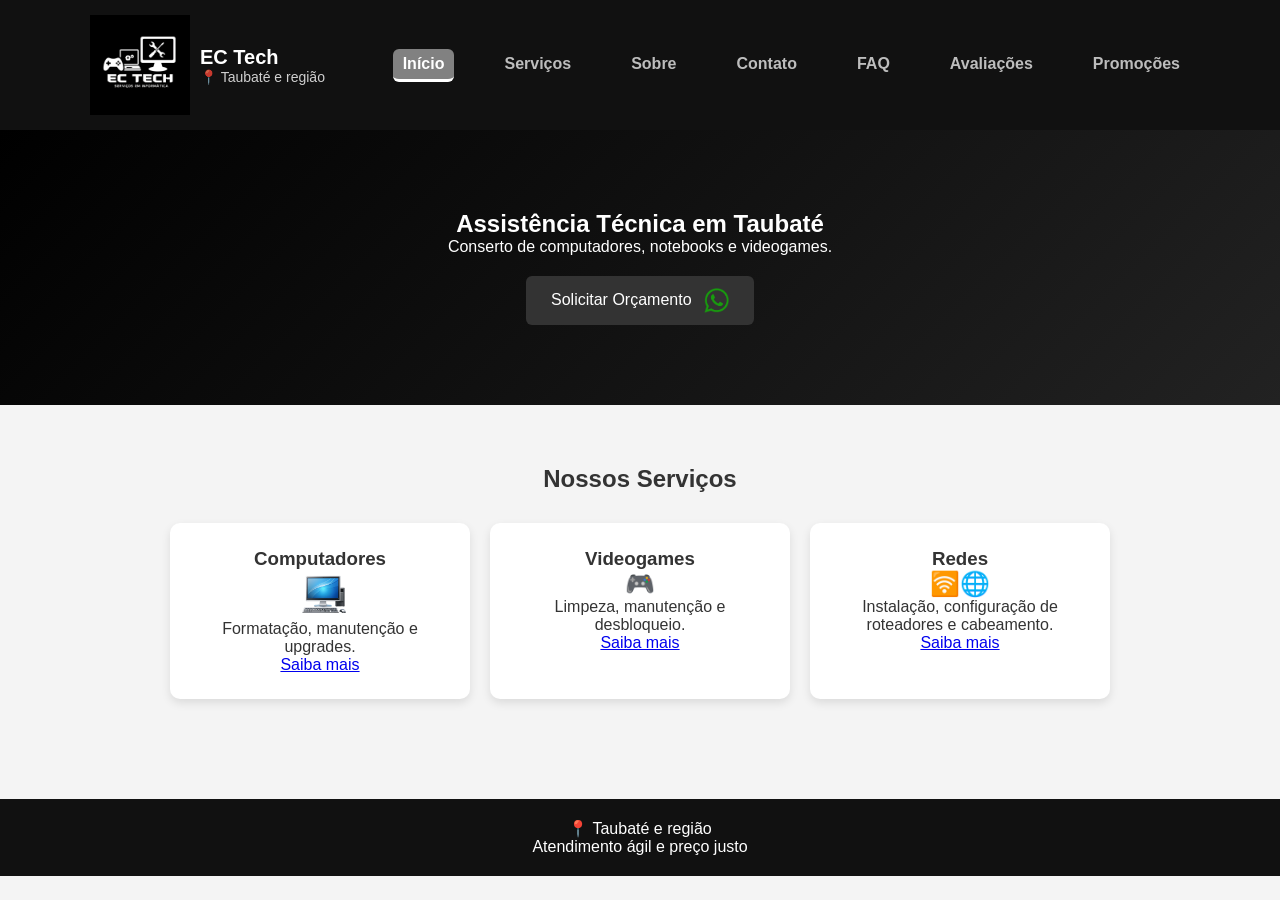
<file: index.html>
<!DOCTYPE html>
<html lang="pt-br">

<head>
  <meta charset="UTF-8">
  <meta name="viewport" content="width=device-width, initial-scale=1.0">
  <link rel="stylesheet" href="style.css">

  <title>EC Tech - Assistência Técnica em Taubaté | Conserto de PC, Notebook e Videogame</title>

  <meta name="description" content="Conserto de computadores, notebooks e videogames em Taubaté. Atendimento rápido e preço justo">

  <meta name="author" content="EC Tech">
  <meta name="geo.region" content="BR-SP">
  <meta name="geo.placename" content="Taubaté">

  <meta property="og:title" content="Assistência Técnica em Taubaté - EC Tech">
  <meta property="og:description" content="Conserto de computadores, notebooks e videogames em Taubaté.">
  <meta property="og:type" content="website">
  <meta property="og:url" content="https://ectech.site">
  <meta property="og:image" content="imagens/logo_1200_por_630.png">

  <!-- Google tag base (gtag.js) -->
      <script async src="https://www.googletagmanager.com/gtag/js?id=AW-17941151842"></script>
        <script>
          window.dataLayer = window.dataLayer || [];
          function gtag(){dataLayer.push(arguments);}
          gtag('js', new Date());

          gtag('config', 'AW-17941151842');
       </script>
  <!-- Fim da tag Google-->

  <!-- Snippet que registra o evento de clique no botão do whatsapp-->
       <script>
            function gtag_report_conversion(url) {
            var callback = function () {
            if (typeof(url) != 'undefined') {
            window.location = url;}};
               gtag('event', 'conversion', {
                  'send_to': 'AW-17941151842/XKULCK3s5_0bEOKAgetC',
                  'value': 1.0,
                  'currency': 'BRL',
                  'event_callback': callback});
                   return false;}
       </script>
  <!-- Fim do snippet-->

  <!-- Configuração do favicon -->
      <link rel="icon" type="image/png" sizes="512x512" href="imagens/favicon.png">
      <link rel="shortcut icon" href="imagens/favicon.png">
  <!-- Fim da configuração do favicon-->

  <!-- Schema Markup-->
   <script type="application/ld+json">
     {
       "@context": "https://schema.org",
       "@type": "ComputerRepair",
       "name": "EC Tech",
       "image": "https://ectech.site/imagens/logo_1200_por_630.png",
       "address": {
           "@type": "PostalAddress",
           "addressLocality": "Taubaté",
           "addressRegion": "SP",
           "addressCountry": "BR"
                  },
      "areaServed": "Taubaté",
      "url": "https://ectech.site"
     }
  </script>
<!--Fim do Schema Markup-->

<!-- Tag Adsense-->
<script async src="https://pagead2.googlesyndication.com/pagead/js/adsbygoogle.js?client=ca-pub-6784869739868955"
     crossorigin="anonymous"></script>
<!-- Fim da Tag Adsense-->

</head>

<body>

<!-- Header base-->
<header class="header">
  <div class="container-header">

    <div class="header-direita">
      <img src="imagens/logo_bw.png" class="logo-header">
      
      <div class="textos-header">
        <h1>EC Tech</h1>
        <p class="localizacao">📍 Taubaté e região</p>
      </div>
    </div>

    <button class="menu-toggle"> ☰ Menu de navegação </button>
    <nav>
      <a href="index.html" class="ativo">Início</a>
      <a href="servicos.html">Serviços</a>
      <a href="sobre.html">Sobre</a>
      <a href="contato.html">Contato</a>
      <a href="faq.html">FAQ</a>
      <a href="review.html">Avaliações</a>
      <a href="promos.html">Promoções</a>
    </nav>
    
     <!--Script de animação do botão-->
    <script>
        const toggle = document.querySelector('.menu-toggle');
        const nav = document.querySelector('nav');
        toggle.addEventListener('click', () => {
             nav.classList.toggle('ativo'); });
    </script>

  </div>
</header>

<section class="hero">
  <h1>Assistência Técnica em Taubaté</h1>
  <p>Conserto de computadores, notebooks e videogames.</p>
  <a href="https://wa.me/5512991459977" class="btn">Solicitar Orçamento <img id="logo_wpp_botao" src="imagens/whatsapp_logo.png" alt="logo_wpp"></a>
</section>

<section class="servicos-home">
  <h2>Nossos Serviços</h2>

  <div class="cards">
    <div class="card">
      <h3>Computadores</h3>
      <h1><img id="pc_png_img" src="imagens/PC_PNG.webp" alt="desenho_PC"></h1>
      <p>Formatação, manutenção e upgrades.</p>
      <a href="servicos.html#pcs_notebooks">Saiba mais</a>
    </div>

    <div class="card">
      <h3>Videogames</h3>
      <h1>🎮</h1>
      <p>Limpeza, manutenção e desbloqueio.</p>
      <a href="servicos.html#videogames">Saiba mais</a>
    </div>

    <div class="card">
      <h3>Redes</h3>
      <h1>🛜🌐</h1>
      <p>Instalação, configuração de roteadores e cabeamento.</p>
      <a href="servicos.html#redes">Saiba mais</a>
    </div>
  </div>

</section>

<footer class="footer">
  <p>📍 Taubaté e região</p>
  <p>Atendimento ágil e preço justo</p>
</footer>

<script src="JS/conversao_botao.js"></script>
</body>
</file>
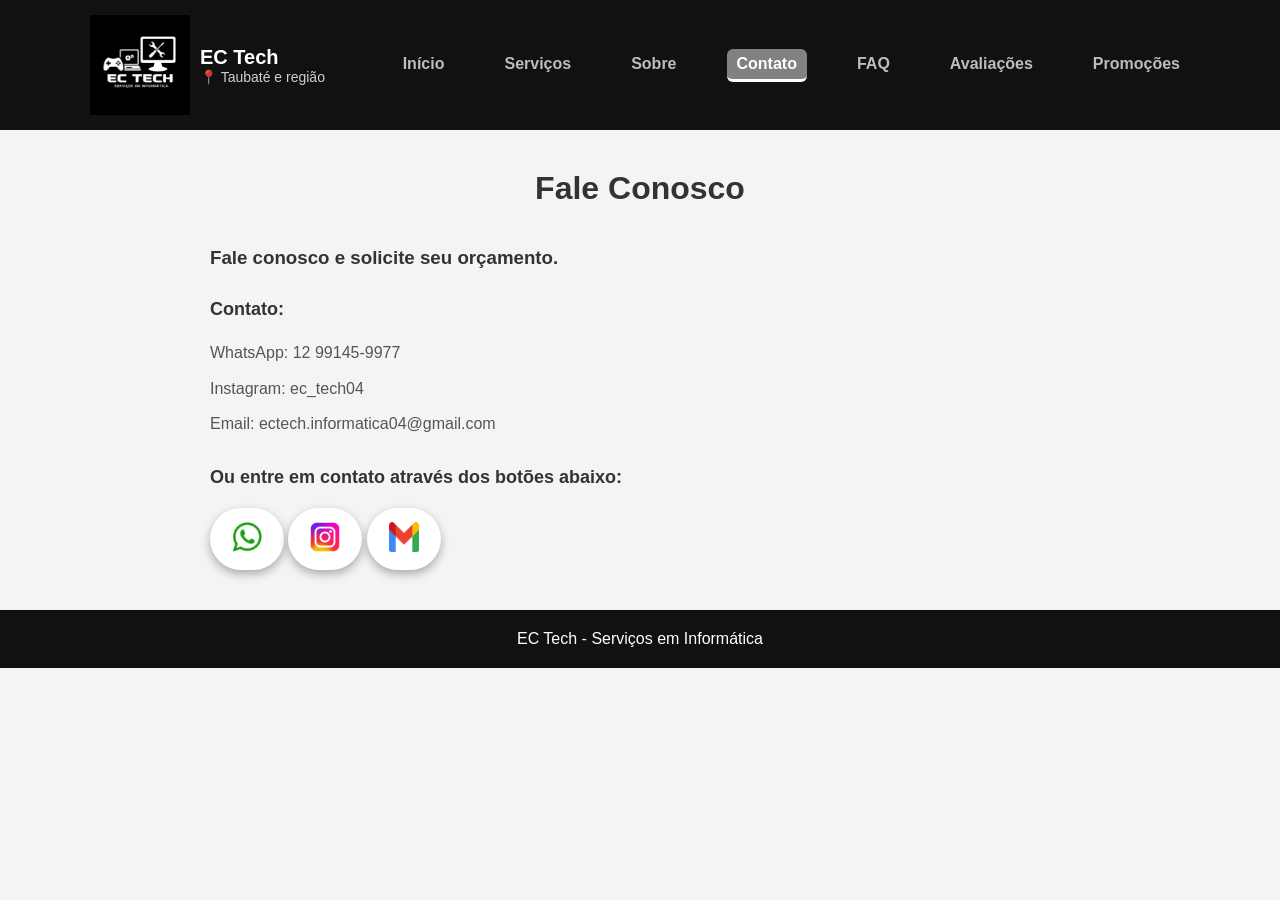
<file: contato.html>
<!DOCTYPE html>
<html lang="pt-br">

<head>
<title>Contato EC Tech | Orçamento em Taubaté</title>

<meta name="description" content="Entre em contato com a EC Tech em Taubaté. Solicite orçamento pelo WhatsApp agora mesmo.">

<meta property="og:title" content="Contato EC Tech">
<meta property="og:description" content="Fale conosco e solicite seu orçamento.">
<meta property="og:url" content="https://ectech.site/contato.html">

<meta charset="UTF-8">
<meta name="viewport" content="width=device-width, initial-scale=1.0">
<link rel="stylesheet" href="style.css">

<meta name="author" content="EC Tech">
<meta name="geo.region" content="BR-SP">
<meta name="geo.placename" content="Taubaté">

<meta property="og:type" content="website">
<meta property="og:image" content="imagens/logo_1200_por_630.png">

<!-- Google tag -->
<script async src="https://www.googletagmanager.com/gtag/js?id=AW-17941151842"></script>
<script>
  window.dataLayer = window.dataLayer || [];
  function gtag(){dataLayer.push(arguments);}
  gtag('js', new Date());
  gtag('config', 'AW-17941151842');
</script>

<!-- Snippet que registra o evento de clique no botão do whatsapp-->
       <script>
            function gtag_report_conversion(url) {
            var callback = function () {
            if (typeof(url) != 'undefined') {
            window.location = url;}};
               gtag('event', 'conversion', {
                  'send_to': 'AW-17941151842/XKULCK3s5_0bEOKAgetC',
                  'value': 1.0,
                  'currency': 'BRL',
                  'event_callback': callback});
                   return false;}
       </script>
 <!-- Fim do snippet-->

 <!-- Chamar Favicon-->
<link rel="icon" type="image/png" href="imagens/favicon.png">

<!-- Schema Markup-->
   <script type="application/ld+json">
     {
       "@context": "https://schema.org",
       "@type": "ComputerRepair",
       "name": "EC Tech",
       "image": "https://ectech.site/imagens/logo_1200_por_630.png",
       "address": {
           "@type": "PostalAddress",
           "addressLocality": "Taubaté",
           "addressRegion": "SP",
           "addressCountry": "BR"
                  },
      "areaServed": "Taubaté",
      "url": "https://ectech.site"
     }
  </script>
<!--Fim do Schema Markup-->

<!-- Tag Adsense-->
<script async src="https://pagead2.googlesyndication.com/pagead/js/adsbygoogle.js?client=ca-pub-6784869739868955"
     crossorigin="anonymous"></script>
<!-- Fim da Tag Adsense-->

</head>

<body>

<header class="header">
  <div class="container-header">

    <div class="header-direita">
      <img src="imagens/logo_bw.png" class="logo-header">
      
      <div class="textos-header">
        <h1>EC Tech</h1>
        <p class="localizacao">📍 Taubaté e região</p>
      </div>
    </div>

    <button class="menu-toggle"> ☰ Menu de navegação </button>
    <nav>
      <a href="index.html">Início</a>
      <a href="servicos.html">Serviços</a>
      <a href="sobre.html">Sobre</a>
      <a href="contato.html" class="ativo">Contato</a>
      <a href="faq.html">FAQ</a>
      <a href="review.html">Avaliações</a>
      <a href="promos.html">Promoções</a>
    </nav>

    <!--Script de animação do botão-->
    <script>
        const toggle = document.querySelector('.menu-toggle');
        const nav = document.querySelector('nav');
        toggle.addEventListener('click', () => {
             nav.classList.toggle('ativo'); });
    </script>

  </div>
</header>

<main class="pagina-interna">

  <h1>Fale Conosco</h1>

  <h3>Fale conosco e solicite seu orçamento.</h3>

  <h2>Contato:</h2>
  <p>WhatsApp: 12 99145-9977</p>
  <p>Instagram: ec_tech04</p>
  <p>Email: ectech.informatica04@gmail.com</p>
  <h2>Ou entre em contato através dos botões abaixo:</h2>


     <a id='wpp'
        href="https://wa.me/5512991459977"
        class="btn-fixo whatsapp"
        target="_blank"
        title="WhatsApp">
        <img src="imagens/whatsapp_logo.png" alt="logo_whatsapp">
     </a>

  

    <a id='insta'
       href="https://www.instagram.com/ec_tech04/"
       class="btn-fixo instagram"
       target="_blank"
       title="Instagram">
      <img src="imagens/instagram_logo.png" alt="logo_instagram">
    </a>

 
    <a id='gmail'
       href="mailto:ectech.informatica04@gmail.com"
       class="btn-fixo gmail"
       title="Gmail">
      <img src="imagens/gmail_logo.png" alt="logo_gmail">
    </a> 


</main>

<footer class="footer">
  <p> EC Tech - Serviços em Informática</p>
</footer>

<script src="JS/conversao_botao.js"></script>
</body>
</file>
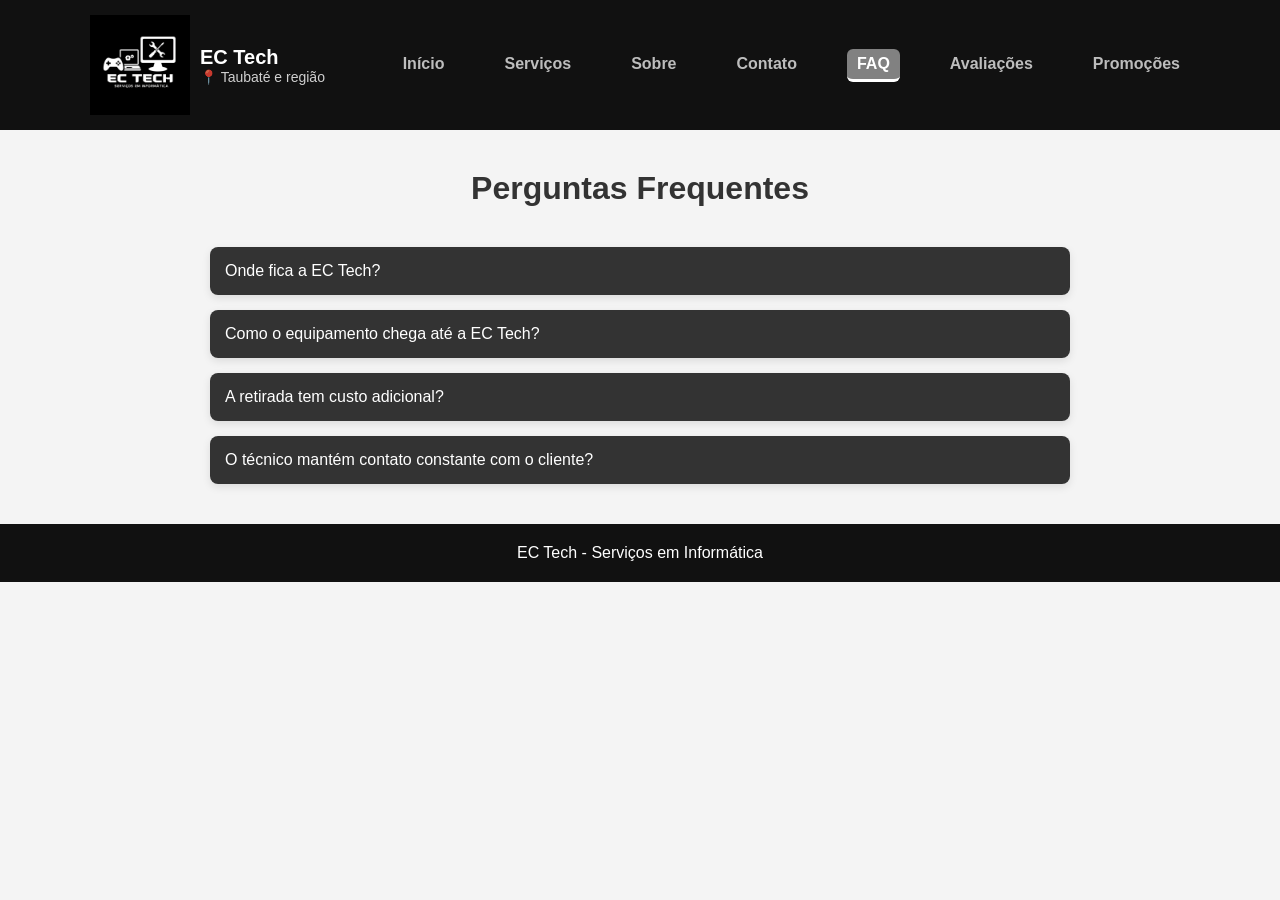
<file: faq.html>
<!DOCTYPE html>
<html lang="pt-br">

<head>
    
<title>FAQ EC Tech | Perguntas Frequentes</title>

<meta name="description" content="Perguntas Frequentes EC Tech">

<meta property="og:title" content="FAQ EC Tech">
<meta property="og:description" content="Descubra as perguntas frequentes sobre a EC Tech">
<meta property="og:url" content="https://ectech.site/faq.html">

<meta charset="UTF-8">
<meta name="viewport" content="width=device-width, initial-scale=1.0">
<link rel="stylesheet" href="style.css">

<meta name="author" content="EC Tech">
<meta name="geo.region" content="BR-SP">
<meta name="geo.placename" content="Taubaté">

<meta property="og:type" content="website">
<meta property="og:image" content="imagens/logo_1200_por_630.png">

<!-- Google tag -->
<script async src="https://www.googletagmanager.com/gtag/js?id=AW-17941151842"></script>
<script>
  window.dataLayer = window.dataLayer || [];
  function gtag(){dataLayer.push(arguments);}
  gtag('js', new Date());
  gtag('config', 'AW-17941151842');
</script>

<!-- Snippet que registra o evento de clique no botão do whatsapp-->
       <script>
            function gtag_report_conversion(url) {
            var callback = function () {
            if (typeof(url) != 'undefined') {
            window.location = url;}};
               gtag('event', 'conversion', {
                  'send_to': 'AW-17941151842/XKULCK3s5_0bEOKAgetC',
                  'value': 1.0,
                  'currency': 'BRL',
                  'event_callback': callback});
                   return false;}
       </script>
 <!-- Fim do snippet-->

 <!-- Chamar Favicon-->
<link rel="icon" type="image/png" href="imagens/favicon.png">

<!-- Schema Markup-->
   <script type="application/ld+json">
     {
       "@context": "https://schema.org",
       "@type": "ComputerRepair",
       "name": "EC Tech",
       "image": "https://ectech.site/imagens/logo_1200_por_630.png",
       "address": {
           "@type": "PostalAddress",
           "addressLocality": "Taubaté",
           "addressRegion": "SP",
           "addressCountry": "BR"
                  },
      "areaServed": "Taubaté",
      "url": "https://ectech.site"
     }
  </script>
<!--Fim do Schema Markup-->

<!-- Tag Adsense-->
<script async src="https://pagead2.googlesyndication.com/pagead/js/adsbygoogle.js?client=ca-pub-6784869739868955"
     crossorigin="anonymous"></script>
<!-- Fim da Tag Adsense-->

</head>

<body>

<header class="header">
  <div class="container-header">

    <div class="header-direita">
      <img src="imagens/logo_bw.png" class="logo-header">
      
      <div class="textos-header">
        <h1>EC Tech</h1>
        <p class="localizacao">📍 Taubaté e região</p>
      </div>
    </div>

    <button class="menu-toggle"> ☰ Menu de navegação </button>
    <nav>
      <a href="index.html">Início</a>
      <a href="servicos.html">Serviços</a>
      <a href="sobre.html">Sobre</a>
      <a href="contato.html">Contato</a>
      <a href="faq.html" class="ativo">FAQ</a>
      <a href="review.html">Avaliações</a>
      <a href="promos.html">Promoções</a>
    </nav>
    
     <!--Script de animação do botão-->
    <script>
        const toggle = document.querySelector('.menu-toggle');
        const nav = document.querySelector('nav');
        toggle.addEventListener('click', () => {
             nav.classList.toggle('ativo'); });
    </script>

  </div>
</header>

<main class="pagina-interna">

  <h1>Perguntas Frequentes</h1>

  <div class="faq-item">
    <button class="faq-pergunta">Onde fica a EC Tech?</button>
    <div class="faq-resposta">
      <p>Atualmente não contamos com ponto físico. Os serviços são realizados na residência do técnico em Taubaté.</p>
    </div>
  </div>

  <div class="faq-item">
    <button class="faq-pergunta">Como o equipamento chega até a EC Tech?</button>
    <div class="faq-resposta">
      <p>O cliente pode levar até o técnico ou solicitar retirada e entrega mediante taxa de deslocamento.</p>
    </div>
  </div>

  <div class="faq-item">
    <button class="faq-pergunta">A retirada tem custo adicional?</button>
    <div class="faq-resposta">
      <p>Sim. É cobrada uma taxa proporcional à distância entre a residência do técnico e do cliente que cobre retirada e entrega.</p>
    </div>
  </div>

   <div class="faq-item">
    <button class="faq-pergunta">O técnico mantém contato constante com o cliente?</button>
    <div class="faq-resposta">
      <p> Sim, o contato é constante durante todo o momento em que o equipamento está em posse do técnico, o cliente é informado com antecedência sobre se há defeito, qual(is) e qual(is) serviços são recomendados</p>
    </div>
  </div>

   <!-- <div class="faq-item">
    <button class="faq-pergunta">PERGUNTA</button>
    <div class="faq-resposta">
      <p>RESPOSTA</p>
    </div>
  </div> -->
  
</main>

<footer class="footer">
  <p>EC Tech - Serviços em Informática</p>
</footer>   

<script>
  const perguntas = document.querySelectorAll(".faq-pergunta");

  perguntas.forEach(pergunta => {
    pergunta.addEventListener("click", () => {
      const resposta = pergunta.nextElementSibling;
      resposta.style.display = 
        resposta.style.display === "block" ? "none" : "block";
    });
  });
</script>

<script src="JS/conversao_botao.js"></script>
</body>
</file>
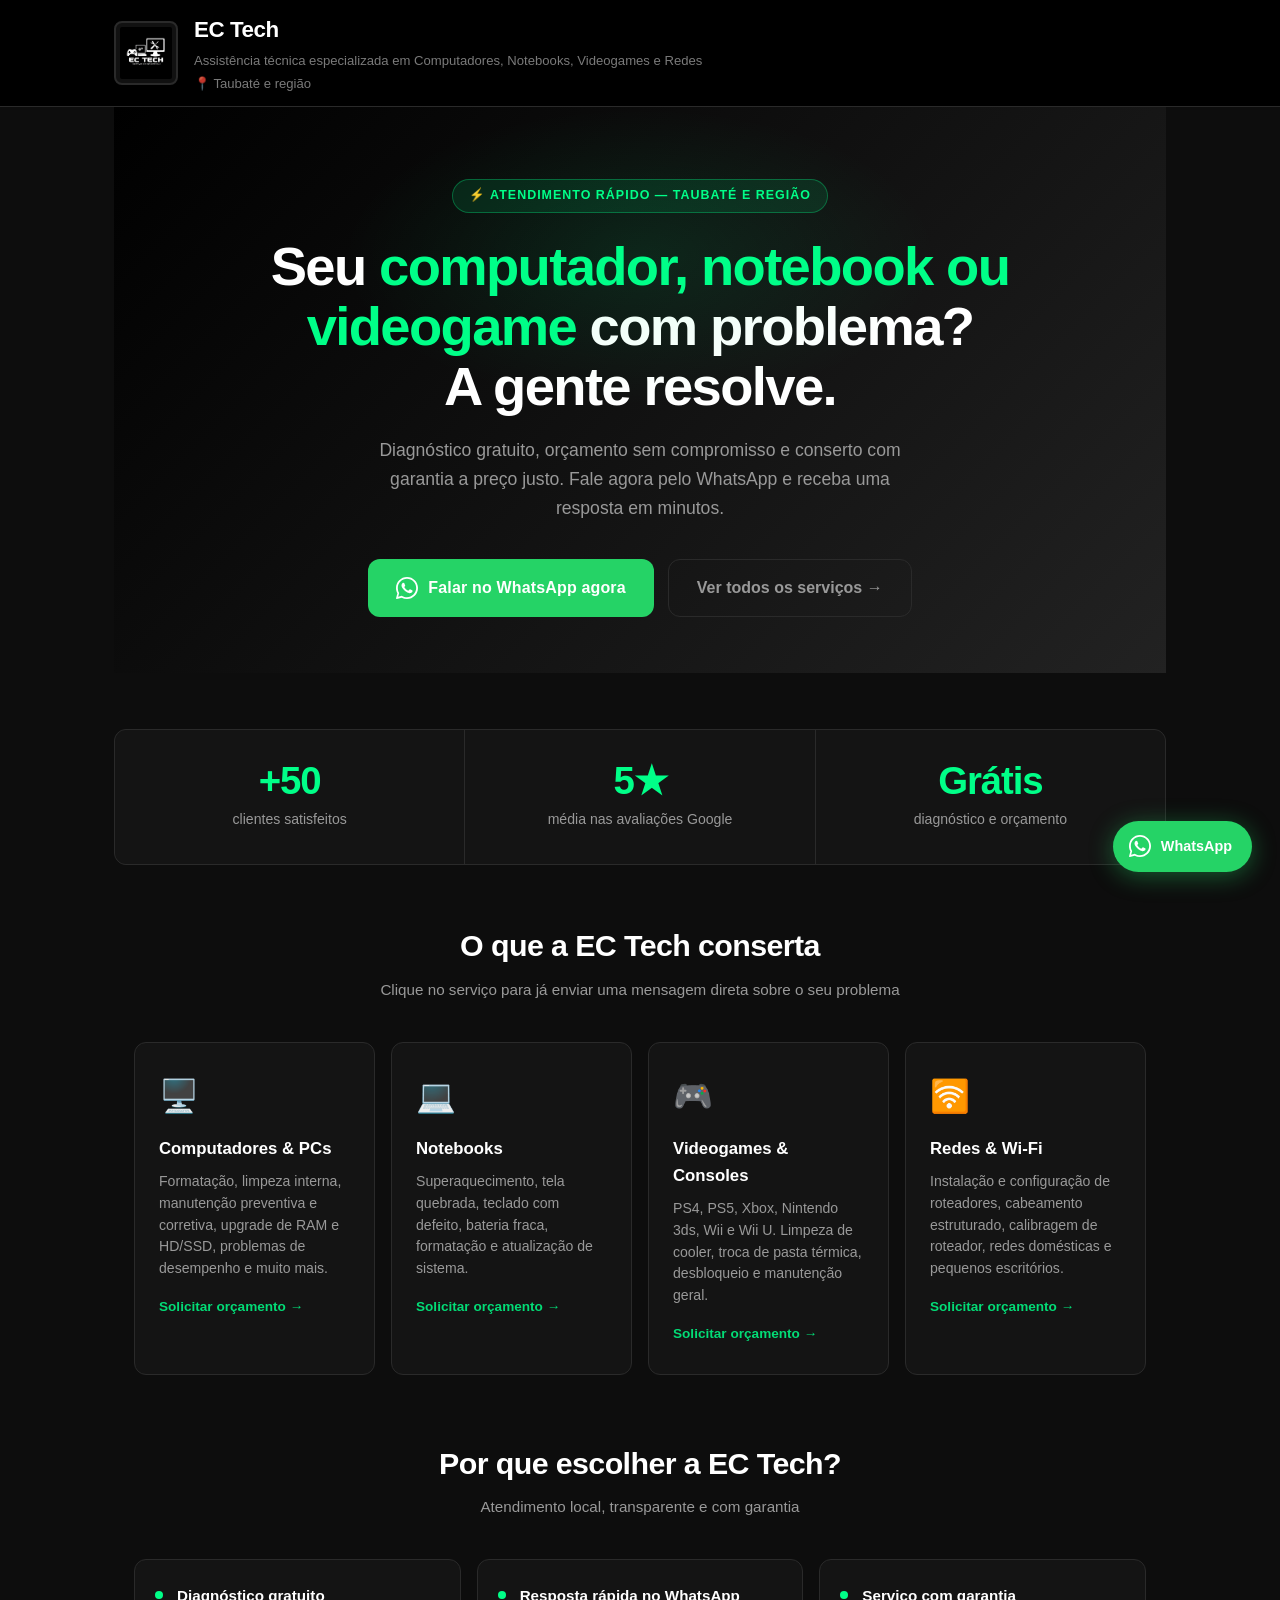
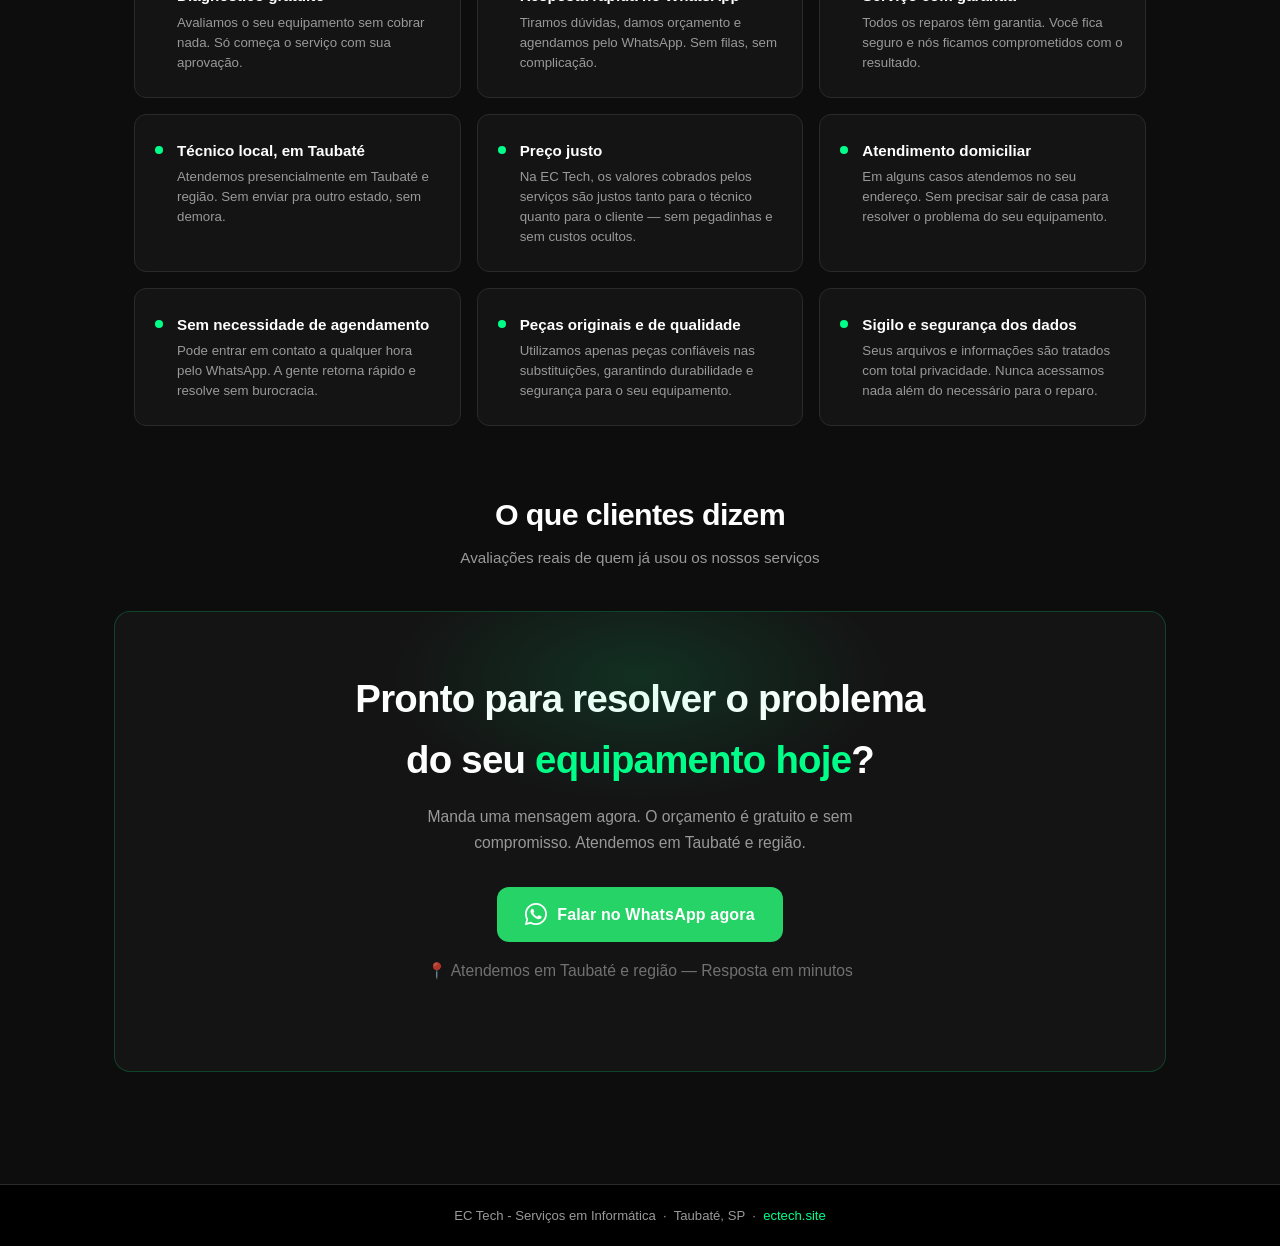
<file: landing.html>
<!DOCTYPE html>
<html lang="pt-br">

<head>

<!-- Mudar de acordo com a página para otimizar SEO -->
<title>Assistência Técnica em Taubaté | EC Tech - Orçamento Grátis via WhatsApp</title>

<meta name="description" content="Conserto de computadores, notebooks, videogames e redes em Taubaté. Diagnóstico grátis. Atendimento rápido. Fale agora no WhatsApp!">

<meta property="og:title" content="EC Tech - Assistência Técnica em Taubaté">
<meta property="og:description" content="Conserto de computadores, notebooks, videogames e redes. Orçamento grátis no WhatsApp.">
<meta property="og:url" content="https://ectech.site/landing.html">
<!-- Fim do que mudar de acordo com a página para otimizar SEO -->

<meta charset="UTF-8">
<meta name="viewport" content="width=device-width, initial-scale=1.0">
<link rel="stylesheet" href="style.css">

<meta name="author" content="EC Tech">
<meta name="geo.region" content="BR-SP">
<meta name="geo.placename" content="Taubaté">

<meta property="og:type" content="website">
<meta property="og:image" content="imagens/logo_1200_por_630.png">

<!-- Google tag -->
<script async src="https://www.googletagmanager.com/gtag/js?id=AW-17941151842"></script>
<script>
  window.dataLayer = window.dataLayer || [];
  function gtag(){dataLayer.push(arguments);}
  gtag('js', new Date());
  gtag('config', 'AW-17941151842');
</script>

<!-- Chamar Favicon-->
<link rel="icon" type="image/png" href="imagens/favicon.png">

<!-- Schema Markup-->
<script type="application/ld+json">
  {
    "@context": "https://schema.org",
    "@type": "ComputerRepair",
    "name": "EC Tech",
    "image": "https://ectech.site/imagens/logo_1200_por_630.png",
    "address": {
        "@type": "PostalAddress",
        "addressLocality": "Taubaté",
        "addressRegion": "SP",
        "addressCountry": "BR"
               },
   "areaServed": "Taubaté",
   "url": "https://ectech.site"
  }
</script>
<!--Fim do Schema Markup-->

<style>
/* =============================================
   LANDING PAGE — EC TECH
   Paleta: #0d0d0d (fundo), #1a1a1a (cards),
           #00ff88 (verde neon — CTA/destaque),
           #ffffff (texto primário),
           #999999 (texto secundário)
   ============================================= */

  /* --- Reset pontual para a landing --- */
  *, *::before, *::after { box-sizing: border-box; margin: 0; padding: 0; }

  /* --- Variáveis --- */
  :root {
    --verde:    #00ff88;
    --verde-dim:#00cc6a;
    --fundo:    #0d0d0d;
    --card:     #141414;
    --borda:    #2a2a2a;
    --branco:   #ffffff;
    --cinza:    #999999;
    --wpp:      #25d366;
    --wpp-hover:#1ebe5a;
    --fonte-display: 'Segoe UI', 'Arial Black', Arial, sans-serif;
    --fonte-corpo:   'Segoe UI', Arial, sans-serif;
    --raio: 12px;
    --sombra: 0 4px 32px rgba(0,255,136,0.08);
  }

  html, body {
    overflow-x: hidden;
    max-width: 100%;
  }

  body {
    background-color: var(--fundo);
    color: var(--branco);
    font-family: var(--fonte-corpo);
    line-height: 1.6;
  }

  /* =============================================
     HEADER — mantém estética do site original
     ============================================= */
  .header {
    background-color: #000;
    border-bottom: 1px solid var(--borda);
    padding: 12px 0;
  }

  .container-header {
    max-width: 1100px;
    margin: 0 auto;
    padding: 0 24px;
  }

  .header-direita {
    display: flex;
    align-items: center;
    gap: 16px;
  }

  .logo-header {
    width: 64px;
    height: 64px;
    object-fit: contain;
    border: 2px solid var(--borda);
    border-radius: 8px;
    padding: 4px;
    background: #111;
  }

  .textos-header h1 {
    font-size: 1.4rem;
    font-weight: 800;
    color: var(--branco);
    letter-spacing: -0.02em;
  }

  .textos-header .localizacao {
    font-size: 0.82rem;
    color: var(--cinza);
    margin-top: 2px;
  }

  /* =============================================
     MAIN — CONTAINER GERAL
     ============================================= */
  main {
    max-width: 1100px;
    margin: 0 auto;
    padding: 0 24px 64px;
  }

  /* =============================================
     HERO
     ============================================= */
  .hero {
    text-align: center;
    padding: 72px 16px 56px;
    position: relative;
  }

  .hero::before {
    content: '';
    position: absolute;
    top: 0; left: 50%;
    transform: translateX(-50%);
    width: min(600px, 100%);
    height: 300px;
    background: radial-gradient(ellipse at center, rgba(0,255,136,0.10) 0%, transparent 70%);
    pointer-events: none;
  }

  .hero-badge {
    display: inline-block;
    background: rgba(0,255,136,0.10);
    border: 1px solid rgba(0,255,136,0.30);
    color: var(--verde);
    font-size: 0.78rem;
    font-weight: 700;
    letter-spacing: 0.08em;
    text-transform: uppercase;
    padding: 6px 16px;
    border-radius: 100px;
    margin-bottom: 24px;
  }

  .hero h2 {
    font-family: var(--fonte-display);
    font-size: clamp(2rem, 5vw, 3.4rem);
    font-weight: 900;
    line-height: 1.10;
    letter-spacing: -0.03em;
    color: var(--branco);
    max-width: 820px;
    margin: 0 auto 20px;
  }

  .hero h2 em {
    font-style: normal;
    color: var(--verde);
  }

  .hero p.subtitulo {
    font-size: 1.1rem;
    color: var(--cinza);
    max-width: 560px;
    margin: 0 auto 36px;
    line-height: 1.65;
  }

  .hero-cta-group {
    display: flex;
    gap: 14px;
    justify-content: center;
    flex-wrap: wrap;
  }

  /* =============================================
     BOTÕES CTA
     ============================================= */
  .btn-wpp {
    display: inline-flex;
    align-items: center;
    gap: 10px;
    background-color: var(--wpp);
    color: #fff;
    font-weight: 800;
    font-size: 1rem;
    padding: 15px 28px;
    border-radius: var(--raio);
    text-decoration: none;
    transition: background 0.2s, transform 0.15s, box-shadow 0.2s;
    box-shadow: 0 0 0 0 rgba(37,211,102,0.4);
    letter-spacing: 0.01em;
  }

  .btn-wpp:hover {
    background-color: var(--wpp-hover);
    transform: translateY(-2px);
    box-shadow: 0 6px 24px rgba(37,211,102,0.35);
  }

  .btn-wpp svg {
    width: 22px;
    height: 22px;
    fill: #fff;
    flex-shrink: 0;
  }

  .btn-wpp-secundario {
    display: inline-flex;
    align-items: center;
    gap: 10px;
    background: transparent;
    border: 1.5px solid var(--borda);
    color: var(--cinza);
    font-weight: 600;
    font-size: 1rem;
    padding: 15px 28px;
    border-radius: var(--raio);
    text-decoration: none;
    transition: border-color 0.2s, color 0.2s;
  }

  .btn-wpp-secundario:hover {
    border-color: var(--verde);
    color: var(--verde);
  }

  /* =============================================
     PROVA SOCIAL — NÚMEROS
     ============================================= */
  .numeros {
    display: grid;
    grid-template-columns: repeat(3, 1fr);
    gap: 1px;
    background: var(--borda);
    border: 1px solid var(--borda);
    border-radius: var(--raio);
    overflow: hidden;
    margin: 56px 0;
  }

  .numero-item {
    background: var(--card);
    text-align: center;
    padding: 32px 20px;
  }

  .numero-item strong {
    display: block;
    font-size: 2.4rem;
    font-weight: 900;
    color: var(--verde);
    letter-spacing: -0.03em;
    line-height: 1;
    margin-bottom: 6px;
  }

  .numero-item span {
    font-size: 0.88rem;
    color: var(--cinza);
  }

  /* =============================================
     SERVIÇOS
     ============================================= */
  .secao-titulo {
    text-align: center;
    margin-bottom: 40px;
  }

  .secao-titulo h3 {
    font-size: 1.9rem;
    font-weight: 800;
    letter-spacing: -0.02em;
    color: var(--branco);
    margin-bottom: 8px;
  }

  .secao-titulo p {
    color: var(--cinza);
    font-size: 0.95rem;
  }

  .grid-servicos {
    display: grid;
    grid-template-columns: repeat(auto-fit, minmax(240px, 1fr));
    gap: 16px;
    margin-bottom: 64px;
  }

  .card-servico {
    background: var(--card);
    border: 1px solid var(--borda);
    border-radius: var(--raio);
    padding: 28px 24px;
    transition: border-color 0.2s, box-shadow 0.2s;
    text-decoration: none;
    color: inherit;
    display: block;
  }

  .card-servico:hover {
    border-color: var(--verde);
    box-shadow: 0 0 0 1px rgba(0,255,136,0.15), var(--sombra);
  }

  .card-servico-icone {
    font-size: 2rem;
    margin-bottom: 14px;
    display: block;
  }

  .card-servico h4 {
    font-size: 1.05rem;
    font-weight: 700;
    color: var(--branco);
    margin-bottom: 8px;
  }

  .card-servico p {
    font-size: 0.88rem;
    color: var(--cinza);
    line-height: 1.55;
  }

  .card-servico .link-wpp {
    display: inline-flex;
    align-items: center;
    gap: 6px;
    color: var(--verde);
    font-size: 0.85rem;
    font-weight: 600;
    margin-top: 16px;
    text-decoration: none;
    opacity: 0.85;
    transition: opacity 0.15s;
  }

  .card-servico:hover .link-wpp {
    opacity: 1;
  }

  /* =============================================
     POR QUE ESCOLHER
     ============================================= */
  .diferenciais {
    display: grid;
    grid-template-columns: repeat(3, 1fr);
    gap: 16px;
    margin-bottom: 64px;
  }

  @media (max-width: 860px) {
    .diferenciais {
      grid-template-columns: repeat(2, 1fr);
    }
  }

  .card-diff {
    background: var(--card);
    border: 1px solid var(--borda);
    border-radius: var(--raio);
    padding: 24px 20px;
    display: flex;
    gap: 14px;
    align-items: flex-start;
  }

  .card-diff-dot {
    width: 8px;
    height: 8px;
    min-width: 8px;
    border-radius: 50%;
    background: var(--verde);
    margin-top: 7px;
  }

  .card-diff h5 {
    font-size: 0.95rem;
    font-weight: 700;
    color: var(--branco);
    margin-bottom: 4px;
  }

  .card-diff p {
    font-size: 0.83rem;
    color: var(--cinza);
    line-height: 1.5;
  }

  /* =============================================
     AVALIAÇÕES
     ============================================= */
  .grid-avaliacoes {
    display: grid;
    grid-template-columns: repeat(auto-fit, minmax(280px, 1fr));
    gap: 16px;
    margin-bottom: 64px;
  }

  .card-avaliacao {
    background: var(--card);
    border: 1px solid var(--borda);
    border-radius: var(--raio);
    padding: 24px;
  }

  .estrelas {
    color: #f5c518;
    font-size: 0.9rem;
    letter-spacing: 0.05em;
    margin-bottom: 12px;
  }

  .card-avaliacao blockquote {
    font-size: 0.92rem;
    color: #ccc;
    line-height: 1.6;
    margin-bottom: 16px;
    font-style: italic;
  }

  .avaliador {
    display: flex;
    align-items: center;
    gap: 10px;
  }

  .avaliador-avatar {
    width: 36px;
    height: 36px;
    border-radius: 50%;
    background: var(--borda);
    display: flex;
    align-items: center;
    justify-content: center;
    font-size: 1rem;
    color: var(--cinza);
    flex-shrink: 0;
  }

  .avaliador-nome {
    font-size: 0.88rem;
    font-weight: 700;
    color: var(--branco);
  }

  .avaliador-local {
    font-size: 0.78rem;
    color: var(--cinza);
  }

  /* =============================================
     CTA FINAL
     ============================================= */
  .cta-final {
    background: var(--card);
    border: 1px solid rgba(0,255,136,0.20);
    border-radius: 16px;
    text-align: center;
    padding: 56px 32px;
    position: relative;
    overflow: hidden;
    margin-bottom: 8px;
  }

  .cta-final::before {
    content: '';
    position: absolute;
    top: -60px; left: 50%;
    transform: translateX(-50%);
    width: min(500px, 100%);
    height: 250px;
    background: radial-gradient(ellipse at center, rgba(0,255,136,0.12) 0%, transparent 70%);
    pointer-events: none;
  }

  .cta-final h3 {
    font-size: clamp(1.6rem, 3.5vw, 2.4rem);
    font-weight: 900;
    letter-spacing: -0.02em;
    color: var(--branco);
    margin-bottom: 14px;
  }

  .cta-final h3 em {
    font-style: normal;
    color: var(--verde);
  }

  .cta-final p {
    color: var(--cinza);
    font-size: 0.98rem;
    margin-bottom: 32px;
    max-width: 480px;
    margin-left: auto;
    margin-right: auto;
  }

  .cta-nota {
    font-size: 0.78rem;
    color: var(--cinza);
    margin-top: 16px;
    opacity: 0.7;
  }

  /* =============================================
     FOOTER
     ============================================= */
  .footer {
    background: #000;
    border-top: 1px solid var(--borda);
    text-align: center;
    padding: 20px 24px;
    font-size: 0.82rem;
    color: var(--cinza);
  }

  /* =============================================
     BOTÃO FLUTUANTE WHATSAPP
     ============================================= */
  .wpp-flutuante {
    position: fixed;
    bottom: 28px;
    right: 28px;
    z-index: 1000;
    background: var(--wpp);
    color: #fff;
    border-radius: 100px;
    padding: 14px 20px 14px 16px;
    display: flex;
    align-items: center;
    gap: 10px;
    text-decoration: none;
    font-weight: 700;
    font-size: 0.9rem;
    box-shadow: 0 4px 24px rgba(37,211,102,0.40);
    transition: background 0.2s, transform 0.15s, box-shadow 0.2s;
  }

  .wpp-flutuante:hover {
    background: var(--wpp-hover);
    transform: translateY(-2px);
    box-shadow: 0 8px 32px rgba(37,211,102,0.50);
  }

  .wpp-flutuante svg {
    width: 22px;
    height: 22px;
    fill: #fff;
    flex-shrink: 0;
  }

  /* =============================================
     RESPONSIVO
     ============================================= */
  @media (max-width: 640px) {
    .numeros {
      grid-template-columns: 1fr;
    }

    .numero-item {
      padding: 24px 20px;
    }

    .hero {
      padding: 48px 8px 40px;
    }

    .cta-final {
      padding: 40px 20px;
    }

    .diferenciais {
      grid-template-columns: 1fr;
    }

    .wpp-flutuante span {
      display: none;
    }

    .wpp-flutuante {
      padding: 16px;
      border-radius: 50%;
    }
  }

  @media (prefers-reduced-motion: reduce) {
    * { transition: none !important; animation: none !important; }
  }
</style>
</head>

<body>

<!-- HEADER -->
<header class="header">
  <div class="container-header">
    <div class="header-direita">
      <img src="imagens/logo_bw.png" class="logo-header" alt="Logo EC Tech">
      <div class="textos-header">
        <h1>EC Tech</h1>
        <p class="localizacao">Assistência técnica especializada em Computadores, Notebooks, Videogames e Redes</p>
        <p class="localizacao">📍 Taubaté e região</p>
      </div>
    </div>
  </div>
</header>

<main>

  <!-- HERO -->
  <section class="hero">
    <p class="hero-badge">⚡ Atendimento rápido — Taubaté e região</p>
    <h2>Seu <em>computador, notebook ou videogame</em> com problema?<br>A gente resolve.</h2>
    <p class="subtitulo">
      Diagnóstico gratuito, orçamento sem compromisso e conserto com garantia a preço justo.
      Fale agora pelo WhatsApp e receba uma resposta em minutos.
    </p>
    <div class="hero-cta-group">
      <a class="btn-wpp"
         href="https://wa.me/5512991459977?text=Ol%C3%A1!%20Gostaria%20de%20um%20or%C3%A7amento%20para%20meu%20equipamento."
         target="_blank" rel="noopener">
        <svg viewBox="0 0 24 24" xmlns="http://www.w3.org/2000/svg">
          <path d="M17.472 14.382c-.297-.149-1.758-.867-2.03-.967-.273-.099-.471-.148-.67.15-.197.297-.767.966-.94 1.164-.173.199-.347.223-.644.075-.297-.15-1.255-.463-2.39-1.475-.883-.788-1.48-1.761-1.653-2.059-.173-.297-.018-.458.13-.606.134-.133.298-.347.446-.52.149-.174.198-.298.298-.497.099-.198.05-.371-.025-.52-.075-.149-.669-1.612-.916-2.207-.242-.579-.487-.5-.669-.51-.173-.008-.371-.01-.57-.01-.198 0-.52.074-.792.372-.272.297-1.04 1.016-1.04 2.479 0 1.462 1.065 2.875 1.213 3.074.149.198 2.096 3.2 5.077 4.487.709.306 1.262.489 1.694.625.712.227 1.36.195 1.871.118.571-.085 1.758-.719 2.006-1.413.248-.694.248-1.289.173-1.413-.074-.124-.272-.198-.57-.347z"/>
          <path d="M12 0C5.373 0 0 5.373 0 12c0 2.123.554 4.118 1.528 5.849L.057 23.07a.75.75 0 0 0 .925.924l5.228-1.47A11.95 11.95 0 0 0 12 24c6.627 0 12-5.373 12-12S18.627 0 12 0zm0 22c-1.937 0-3.745-.508-5.308-1.395l-.38-.22-3.942 1.108 1.11-3.932-.228-.39A9.956 9.956 0 0 1 2 12C2 6.477 6.477 2 12 2s10 4.477 10 10-4.477 10-10 10z"/>
        </svg>
        Falar no WhatsApp agora
      </a>
      <a class="btn-wpp-secundario" href="https://ectech.site/servicos.html">
        Ver todos os serviços →
      </a>
    </div>
  </section>

  <!-- NÚMEROS DE PROVA SOCIAL -->
  <div class="numeros">
    <div class="numero-item">
      <strong>+50</strong>
      <span>clientes satisfeitos</span>
    </div>
    <div class="numero-item">
      <strong>5★</strong>
      <span>média nas avaliações Google</span>
    </div>
    <div class="numero-item">
      <strong>Grátis</strong>
      <span>diagnóstico e orçamento</span>
    </div>
  </div>

  <!-- SERVIÇOS -->
  <section style="padding-top:0;margin-top:0;padding-bottom:0;">
    <div class="secao-titulo">
      <h3>O que a EC Tech conserta</h3>
      <p>Clique no serviço para já enviar uma mensagem direta sobre o seu problema</p>
    </div>

    <div class="grid-servicos">

      <a class="card-servico"
         href="https://wa.me/5512991459977?text=Ol%C3%A1!%20Preciso%20de%20ajuda%20com%20meu%20computador%2FPC."
         target="_blank" rel="noopener">
        <span class="card-servico-icone">🖥️</span>
        <h4>Computadores & PCs</h4>
        <p>Formatação, limpeza interna, manutenção preventiva e corretiva, upgrade de RAM e HD/SSD, problemas de desempenho e muito mais.</p>
        <span class="link-wpp">
          Solicitar orçamento →
        </span>
      </a>

      <a class="card-servico"
         href="https://wa.me/5512991459977?text=Ol%C3%A1!%20Preciso%20de%20ajuda%20com%20meu%20notebook."
         target="_blank" rel="noopener">
        <span class="card-servico-icone">💻</span>
        <h4>Notebooks</h4>
        <p>Superaquecimento, tela quebrada, teclado com defeito, bateria fraca, formatação e atualização de sistema.</p>
        <span class="link-wpp">
          Solicitar orçamento →
        </span>
      </a>

      <a class="card-servico"
         href="https://wa.me/5512991459977?text=Ol%C3%A1!%20Preciso%20de%20ajuda%20com%20meu%20videogame."
         target="_blank" rel="noopener">
        <span class="card-servico-icone">🎮</span>
        <h4>Videogames & Consoles</h4>
        <p>PS4, PS5, Xbox, Nintendo 3ds, Wii e Wii U. Limpeza de cooler, troca de pasta térmica, desbloqueio e manutenção geral.</p>
        <span class="link-wpp">
          Solicitar orçamento →
        </span>
      </a>

      <a class="card-servico"
         href="https://wa.me/5512991459977?text=Ol%C3%A1!%20Preciso%20de%20ajuda%20com%20minha%20rede%2Froteador."
         target="_blank" rel="noopener">
        <span class="card-servico-icone">🛜</span>
        <h4>Redes & Wi-Fi</h4>
        <p>Instalação e configuração de roteadores, cabeamento estruturado, calibragem de roteador, redes domésticas e pequenos escritórios.</p>
        <span class="link-wpp">
          Solicitar orçamento →
        </span>
      </a>

    </div>
  </section>

  <!-- POR QUE ESCOLHER -->
  <section style="padding-top:0;margin-top:0;padding-bottom:0;">
    <div class="secao-titulo">
      <h3>Por que escolher a EC Tech?</h3>
      <p>Atendimento local, transparente e com garantia</p>
    </div>

    <div class="diferenciais">
      <div class="card-diff">
        <div class="card-diff-dot"></div>
        <div>
          <h5>Diagnóstico gratuito</h5>
          <p>Avaliamos o seu equipamento sem cobrar nada. Só começa o serviço com sua aprovação.</p>
        </div>
      </div>
      <div class="card-diff">
        <div class="card-diff-dot"></div>
        <div>
          <h5>Resposta rápida no WhatsApp</h5>
          <p>Tiramos dúvidas, damos orçamento e agendamos pelo WhatsApp. Sem filas, sem complicação.</p>
        </div>
      </div>
      <div class="card-diff">
        <div class="card-diff-dot"></div>
        <div>
          <h5>Serviço com garantia</h5>
          <p>Todos os reparos têm garantia. Você fica seguro e nós ficamos comprometidos com o resultado.</p>
        </div>
      </div>
      <div class="card-diff">
        <div class="card-diff-dot"></div>
        <div>
          <h5>Técnico local, em Taubaté</h5>
          <p>Atendemos presencialmente em Taubaté e região. Sem enviar pra outro estado, sem demora.</p>
        </div>
      </div>
      <div class="card-diff">
        <div class="card-diff-dot"></div>
        <div>
          <h5>Preço justo</h5>
          <p>Na EC Tech, os valores cobrados pelos serviços são justos tanto para o técnico quanto para o cliente — sem pegadinhas e sem custos ocultos.</p>
        </div>
      </div>
      <div class="card-diff">
        <div class="card-diff-dot"></div>
        <div>
          <h5>Atendimento domiciliar</h5>
          <p>Em alguns casos atendemos no seu endereço. Sem precisar sair de casa para resolver o problema do seu equipamento.</p>
        </div>
      </div>
      <div class="card-diff">
        <div class="card-diff-dot"></div>
        <div>
          <h5>Sem necessidade de agendamento</h5>
          <p>Pode entrar em contato a qualquer hora pelo WhatsApp. A gente retorna rápido e resolve sem burocracia.</p>
        </div>
      </div>
      <div class="card-diff">
        <div class="card-diff-dot"></div>
        <div>
          <h5>Peças originais e de qualidade</h5>
          <p>Utilizamos apenas peças confiáveis nas substituições, garantindo durabilidade e segurança para o seu equipamento.</p>
        </div>
      </div>
      <div class="card-diff">
        <div class="card-diff-dot"></div>
        <div>
          <h5>Sigilo e segurança dos dados</h5>
          <p>Seus arquivos e informações são tratados com total privacidade. Nunca acessamos nada além do necessário para o reparo.</p>
        </div>
      </div>
    </div>
  </section>

  <!-- AVALIAÇÕES -->
  <section style="padding-top:0;margin-top:0;padding-bottom:0;">
    <div class="secao-titulo">
      <h3>O que clientes dizem</h3>
      <p>Avaliações reais de quem já usou os nossos serviços</p>
      <div>
         <!-- Snippet de avaliações -->
            <div id="featurable-85e9240d-ddfa-4b25-be74-b2ad8bad02c9" data-featurable-async data-location-code="pt-BR"></div>
            <script src="https://featurable.com/assets/bundle.js" defer charset="UTF-8"></script>
         <!-- Fim do Snippet -->
      </div>
    </div>

  </section>

  <!-- CTA FINAL -->
  <section class="cta-final">
    <h3>Pronto para resolver o problema<br>do seu <em>equipamento hoje</em>?</h3>
    <p>
      Manda uma mensagem agora. O orçamento é gratuito e sem compromisso.
      Atendemos em Taubaté e região.
    </p>
    <a class="btn-wpp"
       href="https://wa.me/5512991459977?text=Ol%C3%A1!%20Gostaria%20de%20um%20or%C3%A7amento%20para%20meu%20equipamento."
       target="_blank" rel="noopener">
      <svg viewBox="0 0 24 24" xmlns="http://www.w3.org/2000/svg">
        <path d="M17.472 14.382c-.297-.149-1.758-.867-2.03-.967-.273-.099-.471-.148-.67.15-.197.297-.767.966-.94 1.164-.173.199-.347.223-.644.075-.297-.15-1.255-.463-2.39-1.475-.883-.788-1.48-1.761-1.653-2.059-.173-.297-.018-.458.13-.606.134-.133.298-.347.446-.52.149-.174.198-.298.298-.497.099-.198.05-.371-.025-.52-.075-.149-.669-1.612-.916-2.207-.242-.579-.487-.5-.669-.51-.173-.008-.371-.01-.57-.01-.198 0-.52.074-.792.372-.272.297-1.04 1.016-1.04 2.479 0 1.462 1.065 2.875 1.213 3.074.149.198 2.096 3.2 5.077 4.487.709.306 1.262.489 1.694.625.712.227 1.36.195 1.871.118.571-.085 1.758-.719 2.006-1.413.248-.694.248-1.289.173-1.413-.074-.124-.272-.198-.57-.347z"/>
        <path d="M12 0C5.373 0 0 5.373 0 12c0 2.123.554 4.118 1.528 5.849L.057 23.07a.75.75 0 0 0 .925.924l5.228-1.47A11.95 11.95 0 0 0 12 24c6.627 0 12-5.373 12-12S18.627 0 12 0zm0 22c-1.937 0-3.745-.508-5.308-1.395l-.38-.22-3.942 1.108 1.11-3.932-.228-.39A9.956 9.956 0 0 1 2 12C2 6.477 6.477 2 12 2s10 4.477 10 10-4.477 10-10 10z"/>
      </svg>
      Falar no WhatsApp agora
    </a>
    <p class="cta-nota">📍 Atendemos em Taubaté e região — Resposta em minutos</p>
  </section>

</main>

<!-- FOOTER -->
<footer class="footer">
  <p>EC Tech - Serviços em Informática &nbsp;·&nbsp; Taubaté, SP &nbsp;·&nbsp; <a href="https://ectech.site" style="color: var(--verde); text-decoration:none;">ectech.site</a></p>
</footer>

<!-- BOTÃO FLUTUANTE WHATSAPP -->
<a class="wpp-flutuante"
   href="https://wa.me/5512991459977?text=Ol%C3%A1!%20Gostaria%20de%20um%20or%C3%A7amento."
   target="_blank" rel="noopener"
   aria-label="Falar no WhatsApp">
  <svg viewBox="0 0 24 24" xmlns="http://www.w3.org/2000/svg">
    <path d="M17.472 14.382c-.297-.149-1.758-.867-2.03-.967-.273-.099-.471-.148-.67.15-.197.297-.767.966-.94 1.164-.173.199-.347.223-.644.075-.297-.15-1.255-.463-2.39-1.475-.883-.788-1.48-1.761-1.653-2.059-.173-.297-.018-.458.13-.606.134-.133.298-.347.446-.52.149-.174.198-.298.298-.497.099-.198.05-.371-.025-.52-.075-.149-.669-1.612-.916-2.207-.242-.579-.487-.5-.669-.51-.173-.008-.371-.01-.57-.01-.198 0-.52.074-.792.372-.272.297-1.04 1.016-1.04 2.479 0 1.462 1.065 2.875 1.213 3.074.149.198 2.096 3.2 5.077 4.487.709.306 1.262.489 1.694.625.712.227 1.36.195 1.871.118.571-.085 1.758-.719 2.006-1.413.248-.694.248-1.289.173-1.413-.074-.124-.272-.198-.57-.347z"/>
    <path d="M12 0C5.373 0 0 5.373 0 12c0 2.123.554 4.118 1.528 5.849L.057 23.07a.75.75 0 0 0 .925.924l5.228-1.47A11.95 11.95 0 0 0 12 24c6.627 0 12-5.373 12-12S18.627 0 12 0zm0 22c-1.937 0-3.745-.508-5.308-1.395l-.38-.22-3.942 1.108 1.11-3.932-.228-.39A9.956 9.956 0 0 1 2 12C2 6.477 6.477 2 12 2s10 4.477 10 10-4.477 10-10 10z"/>
  </svg>
  <span>WhatsApp</span>
</a>

</body>
</html>
</file>
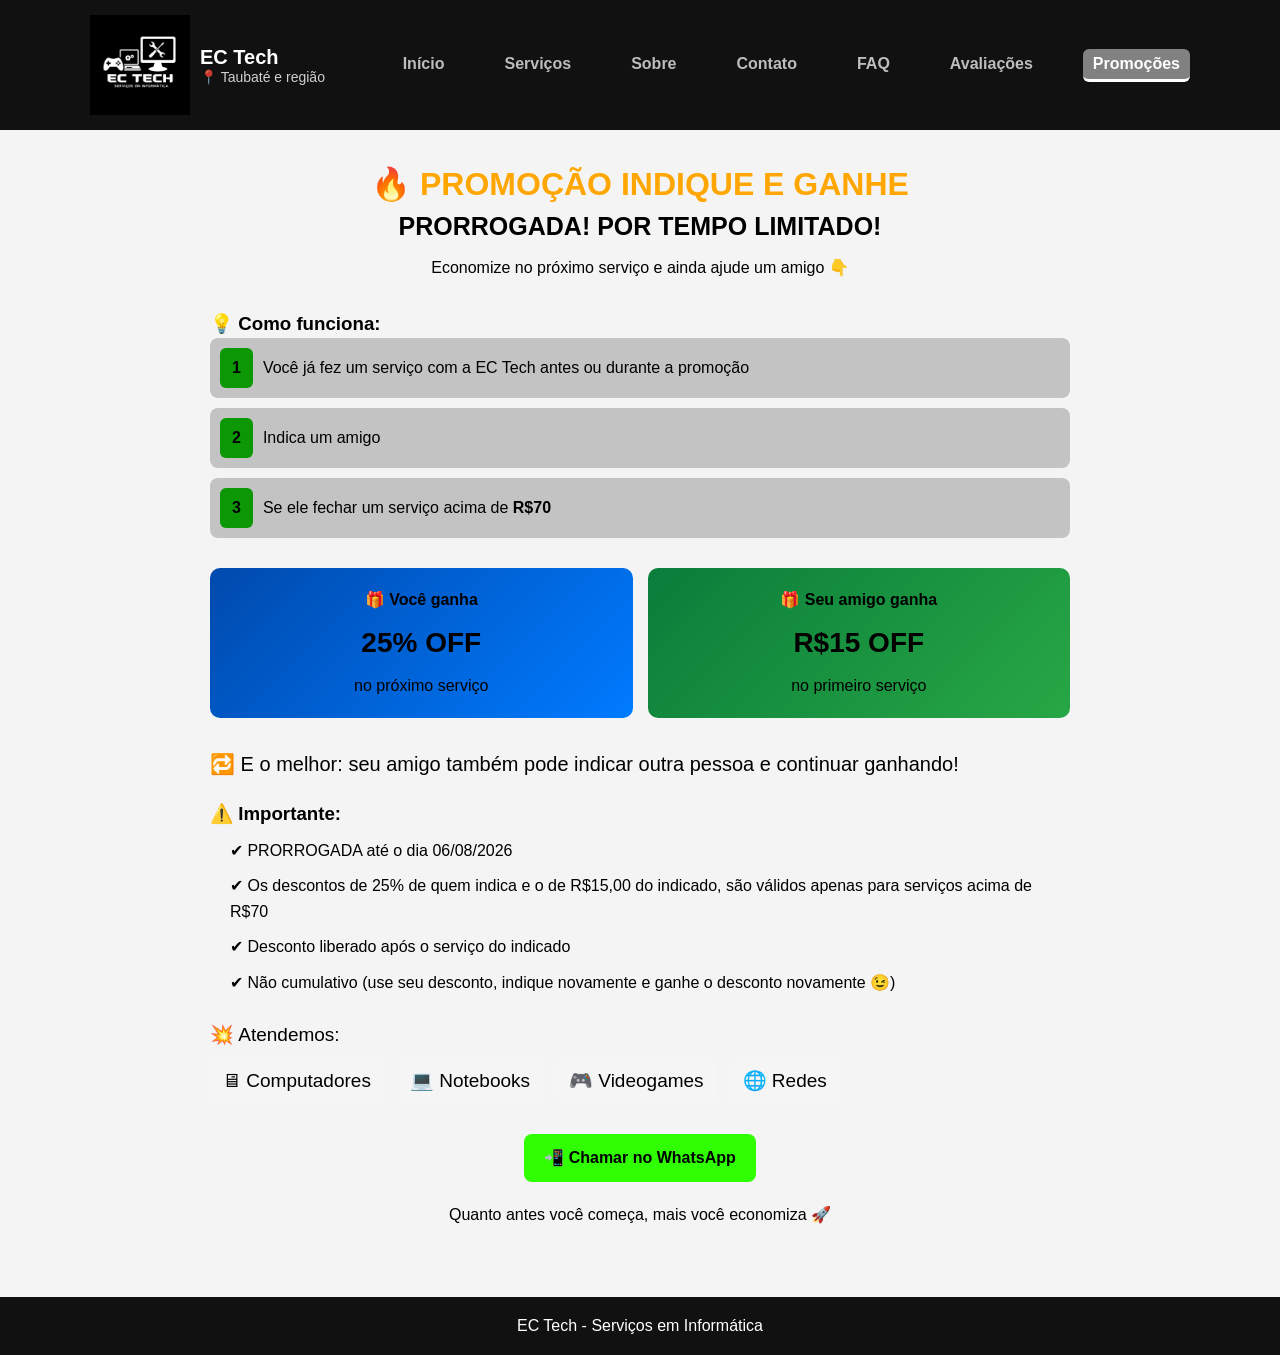
<file: promos.html>
<!DOCTYPE html>
<html lang="pt-br">

<head>
 
<!-- Mudar de acordo com a página para otimizar SEO -->  
<title>Promoção Indique e Ganhe EC Tech | Por tempo LIMITADO</title>

<meta name="description" content="Promoção Indique e Ganhe">

<meta property="og:title" content="Promoções">
<meta property="og:description" content="Descubra a promoção por tempo LIMITADO da vez">
<meta property="og:url" content="https://ectech.site/promos.html">
<!-- Fim do que mudar de acordo com a página para otimizar SEO -->  

<meta charset="UTF-8">
<meta name="viewport" content="width=device-width, initial-scale=1.0">
<link rel="stylesheet" href="style.css">

<meta name="author" content="EC Tech">
<meta name="geo.region" content="BR-SP">
<meta name="geo.placename" content="Taubaté">

<meta property="og:type" content="website">
<meta property="og:image" content="imagens/logo_1200_por_630.png">

<!-- Google tag -->
<script async src="https://www.googletagmanager.com/gtag/js?id=AW-17941151842"></script>
<script>
  window.dataLayer = window.dataLayer || [];
  function gtag(){dataLayer.push(arguments);}
  gtag('js', new Date());
  gtag('config', 'AW-17941151842');
</script>

<!-- Snippet que registra o evento de clique no botão do whatsapp-->
       <script>
            function gtag_report_conversion(url) {
            var callback = function () {
            if (typeof(url) != 'undefined') {
            window.location = url;}};
               gtag('event', 'conversion', {
                  'send_to': 'AW-17941151842/XKULCK3s5_0bEOKAgetC',
                  'value': 1.0,
                  'currency': 'BRL',
                  'event_callback': callback});
                   return false;}
       </script>
 <!-- Fim do snippet-->

 <!-- Chamar Favicon-->
<link rel="icon" type="image/png" href="imagens/favicon.png">

<!-- Schema Markup-->
   <script type="application/ld+json">
     {
       "@context": "https://schema.org",
       "@type": "ComputerRepair",
       "name": "EC Tech",
       "image": "https://ectech.site/imagens/logo_1200_por_630.png",
       "address": {
           "@type": "PostalAddress",
           "addressLocality": "Taubaté",
           "addressRegion": "SP",
           "addressCountry": "BR"
                  },
      "areaServed": "Taubaté",
      "url": "https://ectech.site"
     }
  </script>
<!--Fim do Schema Markup-->

<!-- Tag Adsense-->
<script async src="https://pagead2.googlesyndication.com/pagead/js/adsbygoogle.js?client=ca-pub-6784869739868955"
     crossorigin="anonymous"></script>
<!-- Fim da Tag Adsense-->
</head>

<body>

<header class="header">
  <div class="container-header">

    <div class="header-direita">
      <img src="imagens/logo_bw.png" class="logo-header">
      
      <div class="textos-header">
        <h1>EC Tech</h1>
        <p class="localizacao">📍 Taubaté e região</p>
      </div>
    </div>

    <button class="menu-toggle"> ☰ Menu de navegação </button>
    <nav>
      <a href="index.html">Início</a>
      <a href="servicos.html">Serviços</a>
      <a href="sobre.html">Sobre</a>
      <a href="contato.html">Contato</a>
      <a href="faq.html">FAQ</a>
      <a href="review.html">Avaliações</a>
      <a href="promos.html" class="ativo">Promoções</a>
    </nav>

     <!--Script de animação do botão-->
    <script>
        const toggle = document.querySelector('.menu-toggle');
        const nav = document.querySelector('nav');
        toggle.addEventListener('click', () => {
             nav.classList.toggle('ativo'); });
    </script>

  </div>
</header>

<main>
  
    <section class="promo-container">
  <div class="promo-header">
    <h1>🔥 PROMOÇÃO INDIQUE E GANHE</h1>
    <h2 style="font-size: 25px;">PRORROGADA! POR TEMPO LIMITADO!</h2>
    <p>Economize no próximo serviço e ainda ajude um amigo 👇</p>
  </div>

  <div class="promo-steps">
    <h3>💡 Como funciona:</h3>
    <div class="steps">
      <div class="step">
        <span>1</span>
        <p>Você já fez um serviço com a EC Tech antes ou durante a promoção</p>
      </div>
      <div class="step">
        <span>2</span>
        <p>Indica um amigo</p>
      </div>
      <div class="step">
        <span>3</span>
        <p>Se ele fechar um serviço acima de <strong>R$70</strong></p>
      </div>
    </div>
  </div>

  <div class="promo-rewards">
    <div class="reward you">
      <h4>🎁 Você ganha</h4>
      <p class="big">25% OFF</p>
      <span>no próximo serviço</span>
    </div>

    <div class="reward friend">
      <h4>🎁 Seu amigo ganha</h4>
      <p class="big">R$15 OFF</p>
      <span>no primeiro serviço</span>
    </div>
  </div>

  <div class="promo-extra">
    <p style="font-size: 20px;">🔁 E o melhor: seu amigo também pode indicar outra pessoa e continuar ganhando!</p>
  </div>

  <div class="promo-rules">
    <h3>⚠️ Importante:</h3>
    <ul>
      <li>✔ PRORROGADA até o dia 06/08/2026</li>
      <li>✔ Os descontos de 25% de quem indica e o de R$15,00 do indicado, são válidos apenas para serviços acima de R$70</li>
      <li>✔ Desconto liberado após o serviço do indicado</li>
      <li>✔ Não cumulativo (use seu desconto, indique novamente e ganhe o desconto novamente 😉)</li>
    </ul>
  </div>

  <div class="promo-services">
    <p>💥 Atendemos:</p>
    <div class="services-list">
      <span>🖥 Computadores</span>
      <span>💻 Notebooks</span>
      <span>🎮 Videogames</span>
      <span>🌐 Redes</span>
    </div>
  </div>

  <div class="promo-cta">
    <a href="https://wa.me/5512991459977" target="_blank">
      📲 Chamar no WhatsApp
    </a>
    <p>Quanto antes você começa, mais você economiza 🚀</p>
  </div>
</section>

</main>

<footer class="footer">
  <p>EC Tech - Serviços em Informática</p>
</footer>   

</body>
</file>
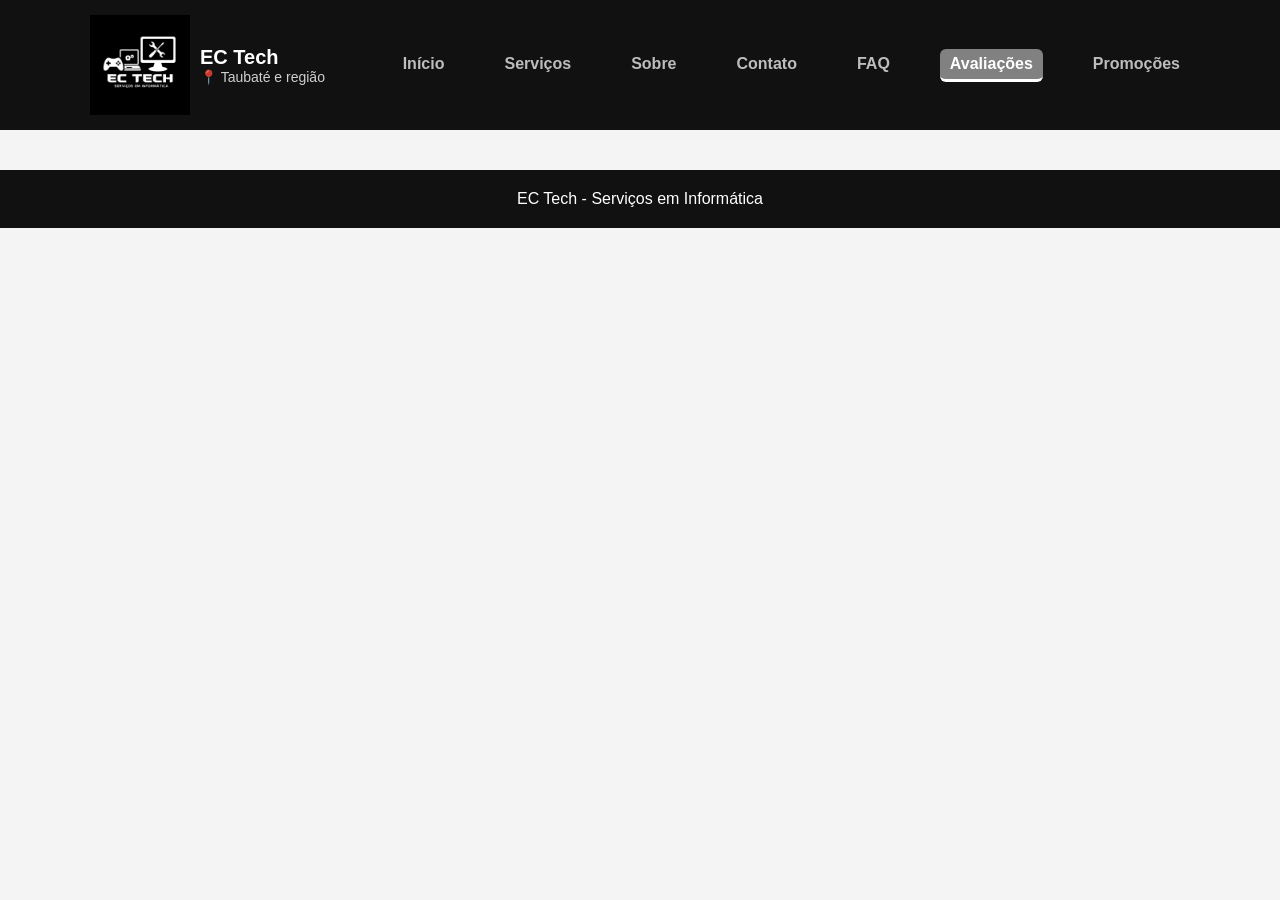
<file: review.html>
<!DOCTYPE html>
<html lang="pt-br">

<head>
 
<!-- Mudar de acordo com a página para otimizar SEO -->  
<title>Avaliações EC Tech | Widget de avaliações</title>

<meta name="description" content="Avaliações de clientes EC Tech">

<meta property="og:title" content="Avaliações EC Tech">
<meta property="og:description" content="Descubra o que os clientes dizem sobre a EC Tech">
<meta property="og:url" content="https://ectech.site/review.html">
<!-- Fim do que mudar de acordo com a página para otimizar SEO -->  

<meta charset="UTF-8">
<meta name="viewport" content="width=device-width, initial-scale=1.0">
<link rel="stylesheet" href="style.css">

<meta name="author" content="EC Tech">
<meta name="geo.region" content="BR-SP">
<meta name="geo.placename" content="Taubaté">

<meta property="og:type" content="website">
<meta property="og:image" content="imagens/logo_1200_por_630.png">

<!-- Google tag -->
<script async src="https://www.googletagmanager.com/gtag/js?id=AW-17941151842"></script>
<script>
  window.dataLayer = window.dataLayer || [];
  function gtag(){dataLayer.push(arguments);}
  gtag('js', new Date());
  gtag('config', 'AW-17941151842');
</script>

<!-- Snippet que registra o evento de clique no botão do whatsapp-->
       <script>
            function gtag_report_conversion(url) {
            var callback = function () {
            if (typeof(url) != 'undefined') {
            window.location = url;}};
               gtag('event', 'conversion', {
                  'send_to': 'AW-17941151842/XKULCK3s5_0bEOKAgetC',
                  'value': 1.0,
                  'currency': 'BRL',
                  'event_callback': callback});
                   return false;}
       </script>
 <!-- Fim do snippet-->

 <!-- Chamar Favicon-->
<link rel="icon" type="image/png" href="imagens/favicon.png">

<!-- Schema Markup-->
   <script type="application/ld+json">
     {
       "@context": "https://schema.org",
       "@type": "ComputerRepair",
       "name": "EC Tech",
       "image": "https://ectech.site/imagens/logo_1200_por_630.png",
       "address": {
           "@type": "PostalAddress",
           "addressLocality": "Taubaté",
           "addressRegion": "SP",
           "addressCountry": "BR"
                  },
      "areaServed": "Taubaté",
      "url": "https://ectech.site"
     }
  </script>
<!--Fim do Schema Markup-->

<!-- Tag Adsense-->
<script async src="https://pagead2.googlesyndication.com/pagead/js/adsbygoogle.js?client=ca-pub-6784869739868955"
     crossorigin="anonymous"></script>
<!-- Fim da Tag Adsense-->
</head>


<body>

<header class="header">
  <div class="container-header">

    <div class="header-direita">
      <img src="imagens/logo_bw.png" class="logo-header">
      
      <div class="textos-header">
        <h1>EC Tech</h1>
        <p class="localizacao">📍 Taubaté e região</p>
      </div>
    </div>

    <button class="menu-toggle"> ☰ Menu de navegação </button>
    <nav>
      <a href="index.html">Início</a>
      <a href="servicos.html">Serviços</a>
      <a href="sobre.html">Sobre</a>
      <a href="contato.html">Contato</a>
      <a href="faq.html">FAQ</a>
      <a href="review.html" class="ativo">Avaliações</a>
      <a href="promos.html">Promoções</a>
    </nav>

     <!--Script de animação do botão-->
    <script>
        const toggle = document.querySelector('.menu-toggle');
        const nav = document.querySelector('nav');
        toggle.addEventListener('click', () => {
             nav.classList.toggle('ativo'); });
    </script>

  </div>
</header>

<main>
   <!-- Snippet de avaliações -->
      <div id="featurable-85e9240d-ddfa-4b25-be74-b2ad8bad02c9" data-featurable-async data-location-code="pt-BR"></div>
      <script src="https://featurable.com/assets/bundle.js" defer charset="UTF-8"></script>
   <!-- Fim do Snippet -->
</main>

<footer class="footer">
  <p>EC Tech - Serviços em Informática</p>
</footer>   

</body>
</file>
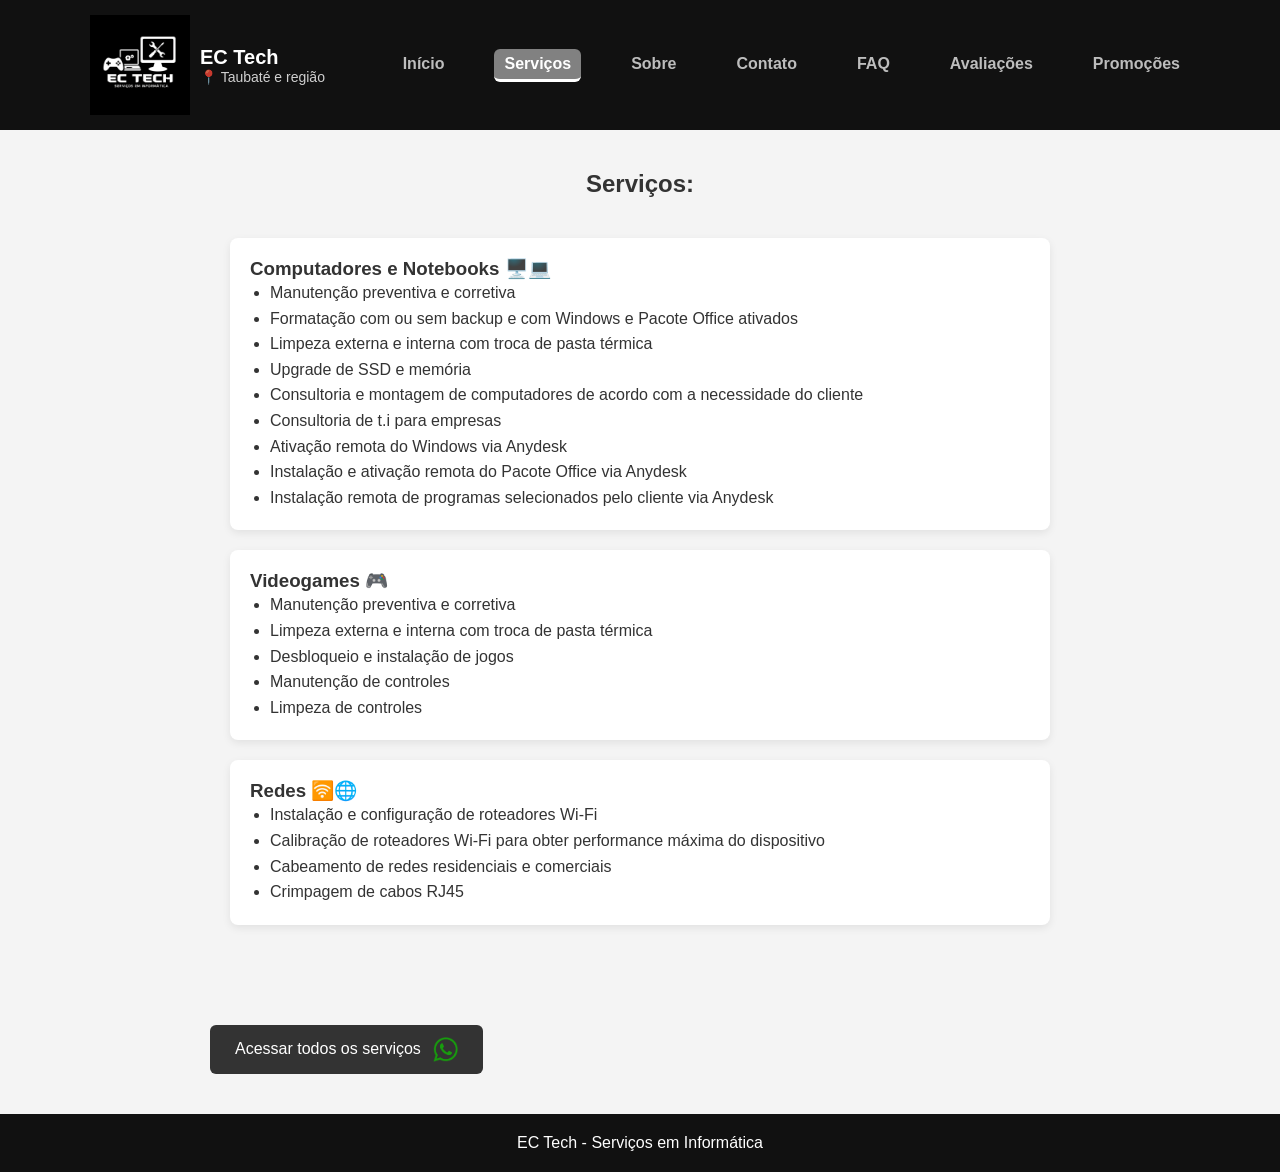
<file: servicos.html>
<!DOCTYPE html>
<html lang="pt-br">

<head>
    
<title>Serviços de Informática em Taubaté | EC Tech</title>

<meta name="description" content="Formatação, manutenção, limpeza e upgrades de computadores e videogames em Taubaté.">

<meta property="og:title" content="Serviços de Informática em Taubaté - EC Tech">
<meta property="og:description" content="Conheça todos os serviços oferecidos pela EC Tech.">
<meta property="og:url" content="https://ectech.site/servicos.html">

<meta charset="UTF-8">
<meta name="viewport" content="width=device-width, initial-scale=1.0">
<link rel="stylesheet" href="style.css">

<meta name="author" content="EC Tech">
<meta name="geo.region" content="BR-SP">
<meta name="geo.placename" content="Taubaté">

<meta property="og:type" content="website">
<meta property="og:image" content="imagens/logo_1200_por_630.png">

<!-- Google tag -->
<script async src="https://www.googletagmanager.com/gtag/js?id=AW-17941151842"></script>
<script>
  window.dataLayer = window.dataLayer || [];
  function gtag(){dataLayer.push(arguments);}
  gtag('js', new Date());
  gtag('config', 'AW-17941151842');
</script>

 <!-- Snippet que registra o evento de clique no botão do whatsapp-->
       <script>
            function gtag_report_conversion(url) {
            var callback = function () {
            if (typeof(url) != 'undefined') {
            window.location = url;}};
               gtag('event', 'conversion', {
                  'send_to': 'AW-17941151842/XKULCK3s5_0bEOKAgetC',
                  'value': 1.0,
                  'currency': 'BRL',
                  'event_callback': callback});
                   return false;}
       </script>
 <!-- Fim do snippet-->

 <!-- Chamar Favicon-->
<link rel="icon" type="image/png" href="imagens/favicon.png">

<!-- Schema Markup-->
   <script type="application/ld+json">
     {
       "@context": "https://schema.org",
       "@type": "ComputerRepair",
       "name": "EC Tech",
       "image": "https://ectech.site/imagens/logo_1200_por_630.png",
       "address": {
           "@type": "PostalAddress",
           "addressLocality": "Taubaté",
           "addressRegion": "SP",
           "addressCountry": "BR"
                  },
      "areaServed": "Taubaté",
      "url": "https://ectech.site"
     }
  </script>
<!--Fim do Schema Markup-->

<!-- Tag Adsense-->
<script async src="https://pagead2.googlesyndication.com/pagead/js/adsbygoogle.js?client=ca-pub-6784869739868955"
     crossorigin="anonymous"></script>
<!-- Fim da Tag Adsense-->

</head>

<body>

<header class="header">
  <div class="container-header">

    <div class="header-direita">
      <img src="imagens/logo_bw.png" class="logo-header">
      
      <div class="textos-header">
        <h1>EC Tech</h1>
        <p class="localizacao">📍 Taubaté e região</p>
      </div>
    </div>

    <button class="menu-toggle"> ☰ Menu de navegação </button>
    <nav>
      <a href="index.html">Início</a>
      <a href="servicos.html" class="ativo">Serviços</a>
      <a href="sobre.html">Sobre</a>
      <a href="contato.html">Contato</a>
      <a href="faq.html">FAQ</a>
      <a href="review.html">Avaliações</a>
      <a href="promos.html">Promoções</a>
    </nav>

     <!--Script de animação do botão-->
    <script>
        const toggle = document.querySelector('.menu-toggle');
        const nav = document.querySelector('nav');
        toggle.addEventListener('click', () => {
             nav.classList.toggle('ativo'); });
    </script>

  </div>
</header>

<main class="pagina-interna">

<section class="todos_servicos">

  <h1>Serviços:</h1>

  <section id="pcs_notebooks">
    <h3>Computadores e Notebooks 🖥️💻</h3>
      <ul>
      <li>Manutenção preventiva e corretiva</li>
      <li>Formatação com ou sem backup e com Windows e Pacote Office ativados</li>
      <li>Limpeza externa e interna com troca de pasta térmica</li>
      <li>Upgrade de SSD e memória</li>
      <li>Consultoria e montagem de computadores de acordo com a necessidade do cliente</li>
      <li>Consultoria de t.i para empresas</li>
      <li>Ativação remota do Windows via Anydesk</li>
      <li>Instalação e ativação remota do Pacote Office via Anydesk</li>
      <li>Instalação remota de programas selecionados pelo cliente via Anydesk</li>
    </ul>
  </section>

  <section id="videogames">
    <h3>Videogames 🎮</h3>
    <ul>
      <li>Manutenção preventiva e corretiva</li>
      <li>Limpeza externa e interna com troca de pasta térmica</li>
      <li>Desbloqueio e instalação de jogos</li>
      <li>Manutenção de controles</li>
      <li>Limpeza de controles</li>
    </ul>
  </section>

  <section id="redes">
    <h3>Redes 🛜🌐</h3>
    <ul>
      <li>Instalação e configuração de roteadores Wi-Fi</li>
      <li>Calibração de roteadores Wi-Fi para obter performance máxima do dispositivo </li>
      <li>Cabeamento de redes residenciais e comerciais</li>
      <li>Crimpagem de cabos RJ45</li>
    </ul>
  </section>

 </section>  
  <a href="https://wa.me/5512991459977" class="btn">Acessar todos os serviços <img id="logo_wpp_botao" src="imagens/whatsapp_logo.png" alt="logo_wpp"></a>

</main>

<footer class="footer">
  <p>EC Tech - Serviços em Informática</p>
</footer>

<script src="JS/conversao_botao.js"></script>
</body>
</file>
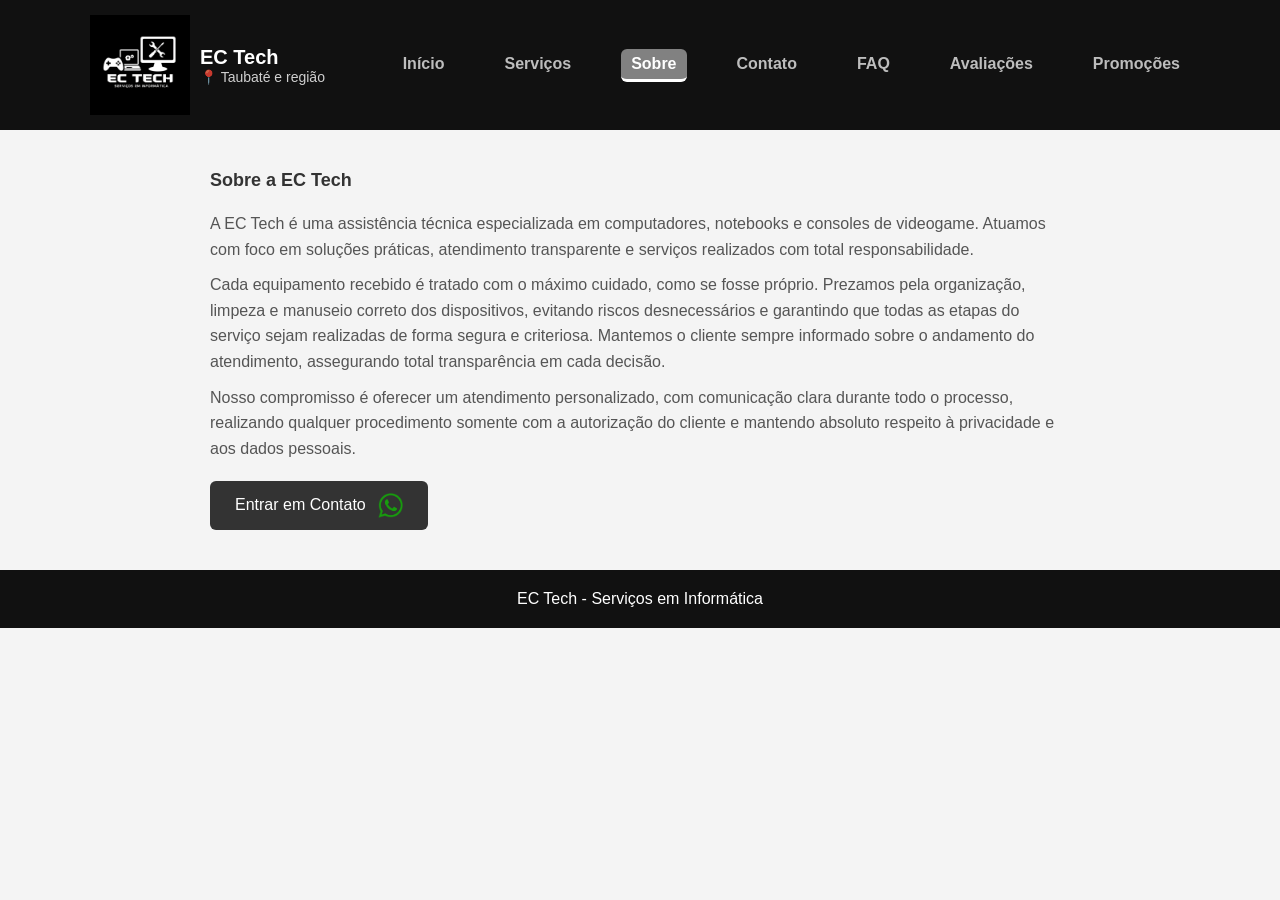
<file: sobre.html>
<!DOCTYPE html>
<html lang="pt-br">

<head>
    
<title>Sobre a EC Tech | Assistência Técnica em Taubaté</title>

<meta name="description" content="Conheça a EC Tech, assistência técnica especializada em Taubaté. Atendimento transparente e profissional.">

<meta property="og:title" content="Sobre a EC Tech">
<meta property="og:description" content="Saiba mais sobre nossa assistência técnica em Taubaté.">
<meta property="og:url" content="https://ectech.site/sobre.html">

<meta charset="UTF-8">
<meta name="viewport" content="width=device-width, initial-scale=1.0">
<link rel="stylesheet" href="style.css">

<meta name="author" content="EC Tech">
<meta name="geo.region" content="BR-SP">
<meta name="geo.placename" content="Taubaté">

<meta property="og:type" content="website">
<meta property="og:image" content="imagens/logo_1200_por_630.png">

<!-- Google tag -->
<script async src="https://www.googletagmanager.com/gtag/js?id=AW-17941151842"></script>
<script>
  window.dataLayer = window.dataLayer || [];
  function gtag(){dataLayer.push(arguments);}
  gtag('js', new Date());
  gtag('config', 'AW-17941151842');
</script>

<!-- Snippet que registra o evento de clique no botão do whatsapp-->
       <script>
            function gtag_report_conversion(url) {
            var callback = function () {
            if (typeof(url) != 'undefined') {
            window.location = url;}};
               gtag('event', 'conversion', {
                  'send_to': 'AW-17941151842/XKULCK3s5_0bEOKAgetC',
                  'value': 1.0,
                  'currency': 'BRL',
                  'event_callback': callback});
                   return false;}
       </script>
 <!-- Fim do snippet-->

 <!-- Chamar Favicon-->
 <link rel="icon" type="image/png" href="imagens/favicon.png">

<!-- Schema Markup-->
   <script type="application/ld+json">
     {
       "@context": "https://schema.org",
       "@type": "ComputerRepair",
       "name": "EC Tech",
       "image": "https://ectech.site/imagens/logo_1200_por_630.png",
       "address": {
           "@type": "PostalAddress",
           "addressLocality": "Taubaté",
           "addressRegion": "SP",
           "addressCountry": "BR"
                  },
      "areaServed": "Taubaté",
      "url": "https://ectech.site"
     }
  </script>
<!--Fim do Schema Markup-->

<!-- Tag Adsense-->
<script async src="https://pagead2.googlesyndication.com/pagead/js/adsbygoogle.js?client=ca-pub-6784869739868955"
     crossorigin="anonymous"></script>
<!-- Fim da Tag Adsense-->

</head>

<body>

<header class="header">
  <div class="container-header">

    <div class="header-direita">
      <img src="imagens/logo_bw.png" class="logo-header">
      
      <div class="textos-header">
        <h1>EC Tech</h1>
        <p class="localizacao">📍 Taubaté e região</p>
      </div>
    </div>

    <button class="menu-toggle"> ☰ Menu de navegação </button>
    <nav>
      <a href="index.html">Início</a>
      <a href="servicos.html">Serviços</a>
      <a href="sobre.html" class="ativo">Sobre</a>
      <a href="contato.html">Contato</a>
      <a href="faq.html">FAQ</a>
      <a href="review.html">Avaliações</a>
      <a href="promos.html">Promoções</a>
    </nav>

     <!--Script de animação do botão-->
    <script>
        const toggle = document.querySelector('.menu-toggle');
        const nav = document.querySelector('nav');
        toggle.addEventListener('click', () => {
             nav.classList.toggle('ativo'); });
    </script>

  </div>
</header>

<main class="pagina-interna">

  <h2>Sobre a EC Tech</h2>

    <p>A EC Tech é uma assistência técnica especializada em computadores, notebooks e consoles de videogame. Atuamos com foco em soluções práticas, atendimento transparente e serviços realizados com total responsabilidade.</p>
    <p>Cada equipamento recebido é tratado com o máximo cuidado, como se fosse próprio. Prezamos pela organização, limpeza e manuseio correto dos dispositivos, evitando riscos desnecessários e garantindo que todas as etapas do serviço sejam realizadas de forma segura e criteriosa. Mantemos o cliente sempre informado sobre o andamento do atendimento, assegurando total transparência em cada decisão.</p>
    <p>Nosso compromisso é oferecer um atendimento personalizado, com comunicação clara durante todo o processo, realizando qualquer procedimento somente com a autorização do cliente e mantendo absoluto respeito à privacidade e aos dados pessoais.</p>

  <a href="contato.html" class="btn">Entrar em Contato <img id="logo_wpp_botao" src="imagens/whatsapp_logo.png" alt="logo_wpp"></a>

</main>

 
<footer class="footer">
  <p>EC Tech - Serviços em Informática</p>
</footer>

<script src="JS/conversao_botao.js"></script>
</body>
</file>
<file: style.css>
* {
  margin: 0;
  padding: 0;
  box-sizing: border-box;
  font-family: Arial, sans-serif;
}

body {
  background-color: #f4f4f4;
  color: #333;
}

.header {
  background: #111;
  color: white;
  padding: 15px 0;
}

.header .container {
  width: 90%;
  max-width: 1100px;
  margin: auto;
  display: flex;
  justify-content: space-between;
  align-items: center;
}

nav a {
  color: white;
  text-decoration: none;
  margin-left: 20px;
}

.hero {
  text-align: center;
  padding: 80px 20px;
  background: linear-gradient(135deg, #000, #222);
  color: white;
}

.btn {
  display: inline-block;
  margin-top: 20px;
  padding: 12px 25px;
  background: #333333;
  color: white;
  text-decoration: none;
  border-radius: 6px;
}

.servicos-home {
  padding: 60px 20px;
  text-align: center;
}

.cards {
  display: flex;
  gap: 20px;
  margin-top: 30px;
  justify-content: center;
  flex-wrap: wrap;
}

.card {
  background: white;
  padding: 25px;
  width: 300px;
  border-radius: 10px;
  box-shadow: 0 4px 10px rgba(0,0,0,0.1);
}

.footer {
  background: #111;
  color: white;
  text-align: center;
  padding: 20px;
  margin-top: 40px;
}

/* RESPONSIVO */
@media (max-width: 768px) {
  .header .container {
    flex-direction: column;
  }

  nav {
    margin-top: 10px;
  }

  .cards {
    flex-direction: column;
    align-items: center;
  }
}


.header {
  background: #111;
  color: white;
  padding: 15px 0;
}

.container-header {
  width: 90%;
  max-width: 1100px;
  margin: auto;
  display: flex;
  justify-content: space-between;
  align-items: center;
}

.header-direita {
  display: flex;
  align-items: center;
  gap: 10px;
}

.logo-header {
  width: 100px;
}

.textos-header h1 {
  font-size: 20px;
  margin: 0;
}

.localizacao {
  font-size: 14px;
  opacity: 0.8;
}


@media (max-width: 768px) {
  .container-header {
    flex-direction: column;
    align-items: center;
    gap: 10px;
  }

  nav {
    display: flex;
    gap: 15px;
  }
}

 /* BOTÕES DE CONTATO */
.btn-fixo {
  display: inline-block;
  padding: 14px 22px;
  color: #fff;
  text-decoration: none;
  border-radius: 50px;
  font-weight: bold;
  text-align: center;
  box-shadow: 0 4px 10px rgba(0,0,0,0.3);
}


.btn-fixo.whatsapp {
  background: #ffffff;
}

.btn-fixo.whatsapp:hover {
  background: #a8a8a8;
}

.btn-fixo.instagram {
  background: #ffffff;
}

.btn-fixo.instagram:hover {
  background: #a8a8a8;
}

.btn-fixo.gmail {
  background: #ffffff;
}

.btn-fixo.gmail:hover {
  background: #a8a8a8;
} 

/* Ajustar tamanho dos botões */
.btn-fixo img {
  width: 30px;
  height: 30px;
}

/* CSS DAS PÁGINAS INTERNAS */
.pagina-interna {
  max-width: 900px;
  margin: 60px auto;
  padding: 0 20px;
}

.pagina-interna h1 {
  text-align: center;
  margin-bottom: 40px;
}

.pagina-interna h2 {
  margin-top: 30px;
  font-size: 18px;
}

.pagina-interna p {
  margin-top: 10px;
  line-height: 1.6;
  color: #555;
}

/* PARTE DO FAQ */
.faq-item {
  margin-bottom: 15px;
  border-radius: 8px;
  overflow: hidden;
  box-shadow: 0 3px 8px rgba(0,0,0,0.1);
}

.faq-pergunta {
  width: 100%;
  background: #333333;
  color: white;
  padding: 15px;
  text-align: left;
  border: none;
  cursor: pointer;
  font-size: 16px;
}

.faq-resposta {
  display: none;
  background: white;
  padding: 15px;
}

/* MELHORIAS GLOBAIS */
section {
  padding: 60px 20px;
}

h2 {
  margin-bottom: 20px;
}

ul {
  margin-left: 20px;
  line-height: 1.6;
}

.todos_servicos section {
  background: #fff;
  padding: 20px;
  border-radius: 8px;
  margin-bottom: 20px;
  box-shadow: 0 3px 8px rgba(0,0,0,0.08);
}

/*Mudar cor do botão da página ativa*/
header nav a.ativo {
  background: #818181;
  color: #fff;
  border-radius: 6px;
  border-bottom: 3px solid #ffffff;
}

/* AJUSTE DO MENU HEADER */
header nav {
  display: flex;
  gap: 20px;
}

header nav a {
  text-decoration: none;
  font-weight: bold;
  color: #bdbdbd;
  padding: 6px 10px;
  transition: 0.3s;
}

/* AJUSTE NO MOBILE */
@media (max-width: 768px) {

  .container-header {
    flex-direction: column;
    align-items: center;
  }

  header nav {
    flex-wrap: wrap;
    justify-content: center;
    margin-top: 10px;
  }

  header nav a {
    padding: 8px 12px;
  }

}


/* CSS DA PAGINA PROMOS.HTML */

.promo-container {
  max-width: 900px;
  margin: auto;
  padding: 30px 20px;
  font-family: Arial, sans-serif;
  color: #000000;
}

.promo-header {
  text-align: center;
  margin-bottom: 30px;
}

.promo-header h1 {
  font-size: 32px;
  color: #ffa600;
}

.promo-header h2 {
  font-size: 20px;
  color: #000000;
  margin-bottom: 10px;
}

.promo-steps .steps {
  display: flex;
  flex-direction: column;
  gap: 10px;
}

.step {
  display: flex;
  align-items: center;
  gap: 10px;
  background: rgba(0, 0, 0, 0.20);
  padding: 10px;
  border-radius: 8px;
}

.step span {
  background: #0b9804;
  color: #000;
  font-weight: bold;
  padding: 8px 12px;
  border-radius: 6px;
}

.promo-rewards {
  display: flex;
  gap: 15px;
  margin: 30px 0;
  flex-wrap: wrap;
}

.reward {
  flex: 1;
  padding: 20px;
  border-radius: 10px;
  text-align: center;
}

.reward.you {
  background: linear-gradient(135deg, #004aad, #007bff);
}

.reward.friend {
  background: linear-gradient(135deg, #0a7d3b, #28a745);
}

.reward .big {
  font-size: 28px;
  font-weight: bold;
  margin: 10px 0;
}

.promo-rules ul {
  list-style: none;
  padding: 0;
}

.promo-rules li {
  margin: 5px 0;
}

.services-list {
  display: flex;
  flex-wrap: wrap;
  gap: 10px;
}

.services-list span {
  background: rgba(255,255,255,0.08);
  padding: 8px 12px;
  border-radius: 6px;
}

.promo-cta {
  text-align: center;
  margin-top: 30px;
}

.promo-cta a {
  display: inline-block;
  background: #2fff00;
  color: #000;
  padding: 12px 20px;
  border-radius: 8px;
  text-decoration: none;
  font-weight: bold;
  margin-bottom: 10px;
}
/* FIM */

/* AJUSTE DO ESPAÇAMENTO DOS TEXTOS */

.promo-extra {
  margin-top: 20px;
  margin-bottom: 20px;
  line-height: 1.6;
}

.promo-rules {
  margin-top: 20px;
  margin-bottom: 25px;
}

.promo-rules ul {
  margin-top: 10px;
}

.promo-rules li {
  margin-bottom: 10px;
  line-height: 1.6;
}

.promo-services {
  margin-top: 25px;
  margin-bottom: 20px;
}

.services-list {
  margin-top: 10px;
  gap: 15px;
}

.promo-cta {
  margin-top: 30px;
}

.promo-cta p {
  margin-top: 10px;
  line-height: 1.6;
}

.promo-container {
  line-height: 1.5;
}

.promo-rules li::before {
  margin-right: 8px;
}
/* FIM */


/* AJUSTE DO MENU SUPERIOR NO MOBILE */

/* BOTÃO */
.menu-toggle {
  display: none;
  width: 100%;
  padding: 12px;
  background: #111;
  color: #fff;
  border: none;
  font-size: 16px;
  text-align: center;
  cursor: pointer;
}

/* MOBILE */
@media (max-width: 768px) {
  .menu-toggle {
    display: block;
  }

  nav {
    max-height: 0;
    overflow: hidden;
    display: flex;
    flex-direction: column;
    gap: 8px;
    transition: max-height 0.4s ease;
  }

  nav.ativo {
    max-height: 500px; /* espaço suficiente pro menu abrir */
  }

  nav a {
    background: #111;
    color: #fff;
    padding: 12px;
    border-radius: 8px;
    text-align: center;
    text-decoration: none;
  }

  nav a.ativo {
    background: #ccc;
    color: #000;
    font-weight: bold;
  }
}
/* FIM */


/* AJUSTE DE TEXTO DA PROMOÇÃO */

.promo-services {

  font-size: 19px;
}

/* Inserção da Logo do wpp após o texto dos botões */
#logo_wpp_botao {
    width: 25px;
    height: 25px;
    vertical-align: middle;
    margin-left: 8px;
}

/* Efeito ao passar o mouse sobre os botões */
.btn:hover {
    background-color: #888888; /* Cor ao passar o mouse */
}

/* Efeito ao passar o mouse sobre os botões do FAQ */
.faq-pergunta:hover {
    background-color: #888888; /* Cor ao passar o mouse */
}

/* Diminuir espaço em branco na seção serviços */
.todos_servicos {
    padding-top: 0;
}

/* Diminuir espaço em branco entre o header e a pagina principal */
.pagina-interna {
    margin-top: 40px;
    margin-bottom: 20px;
}

#pc_png_img {
    width: 50px;
    height: 50px;
    vertical-align: middle;
    margin-left: 8px;
}

/* Efeito ao passar o mouse sobre os botões do Header */
nav a {
    padding: 10px 15px;
    border-radius: 5px;
    text-decoration: none;
    color: white;
    transition: all 0.3s ease;
}

nav a:hover {
    background-color: #888888;
    transform: translateY(-2px);
}

/* FIM */
</file>
